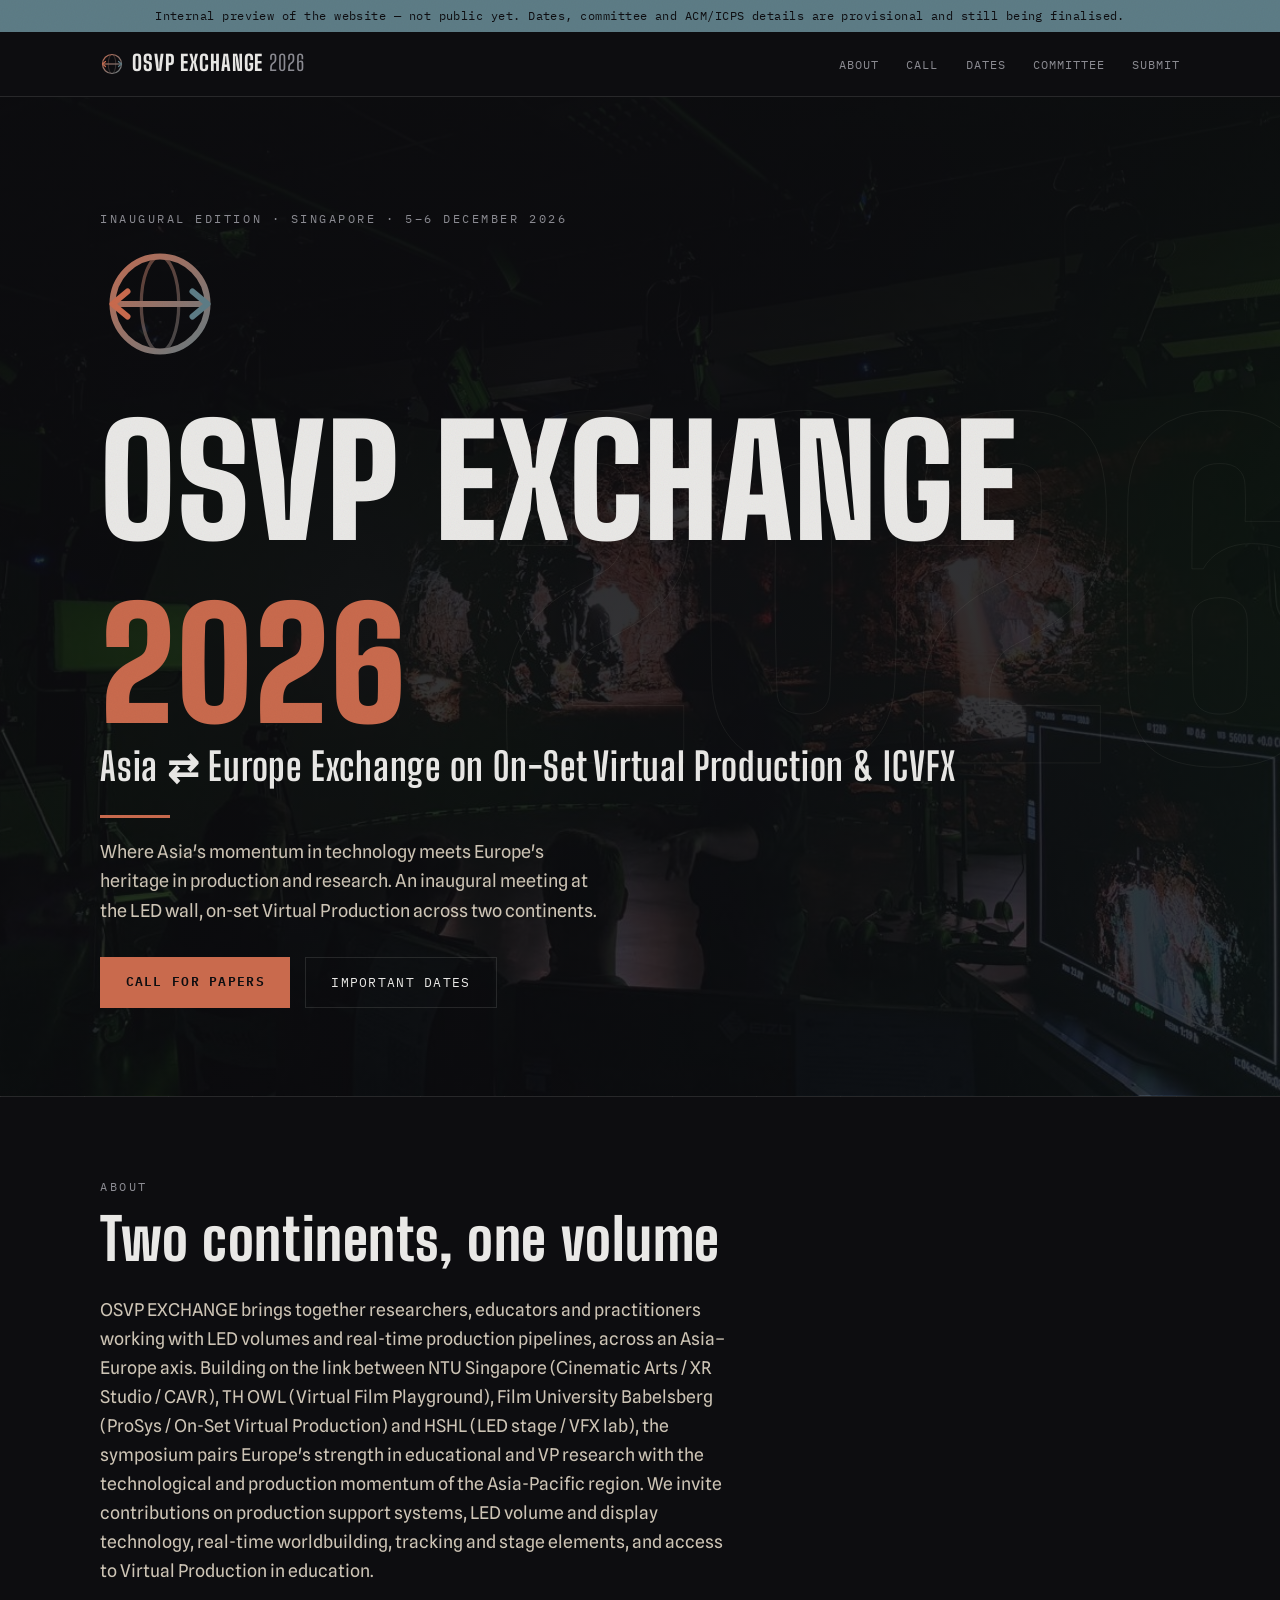
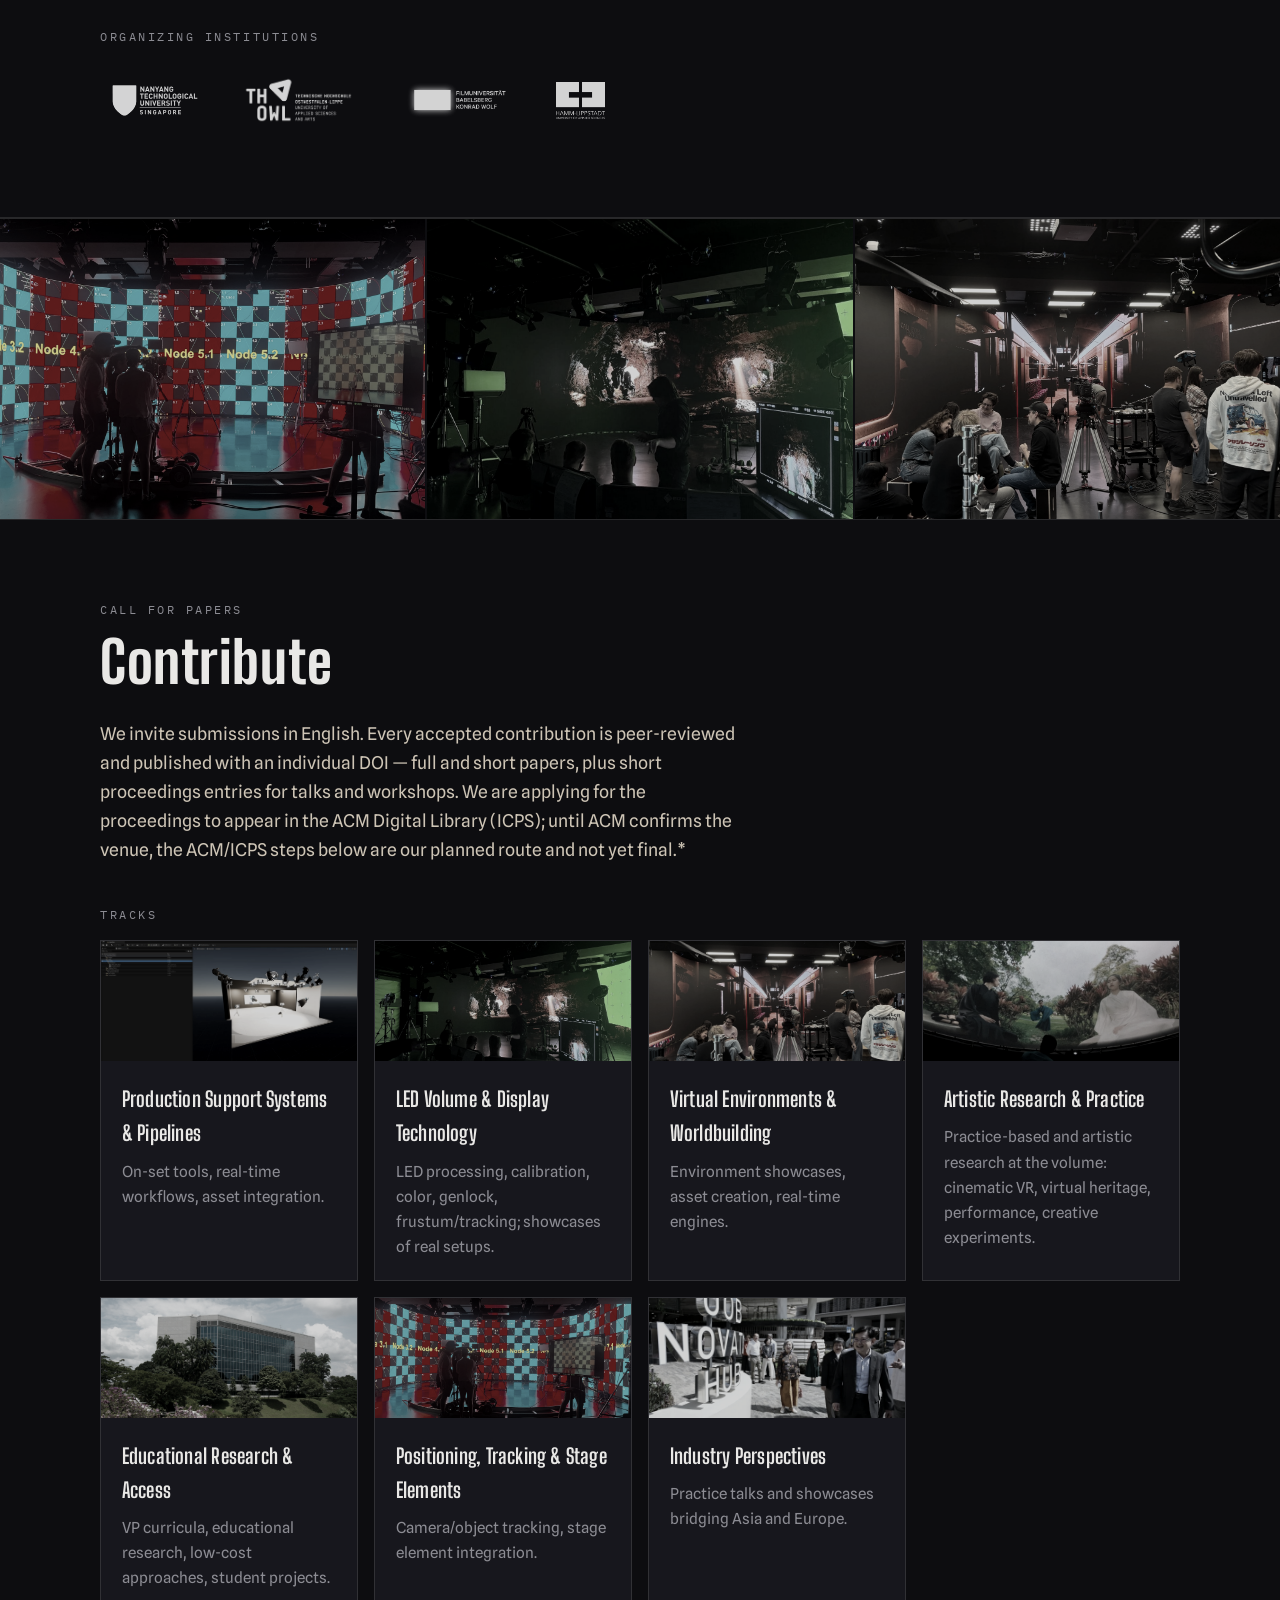
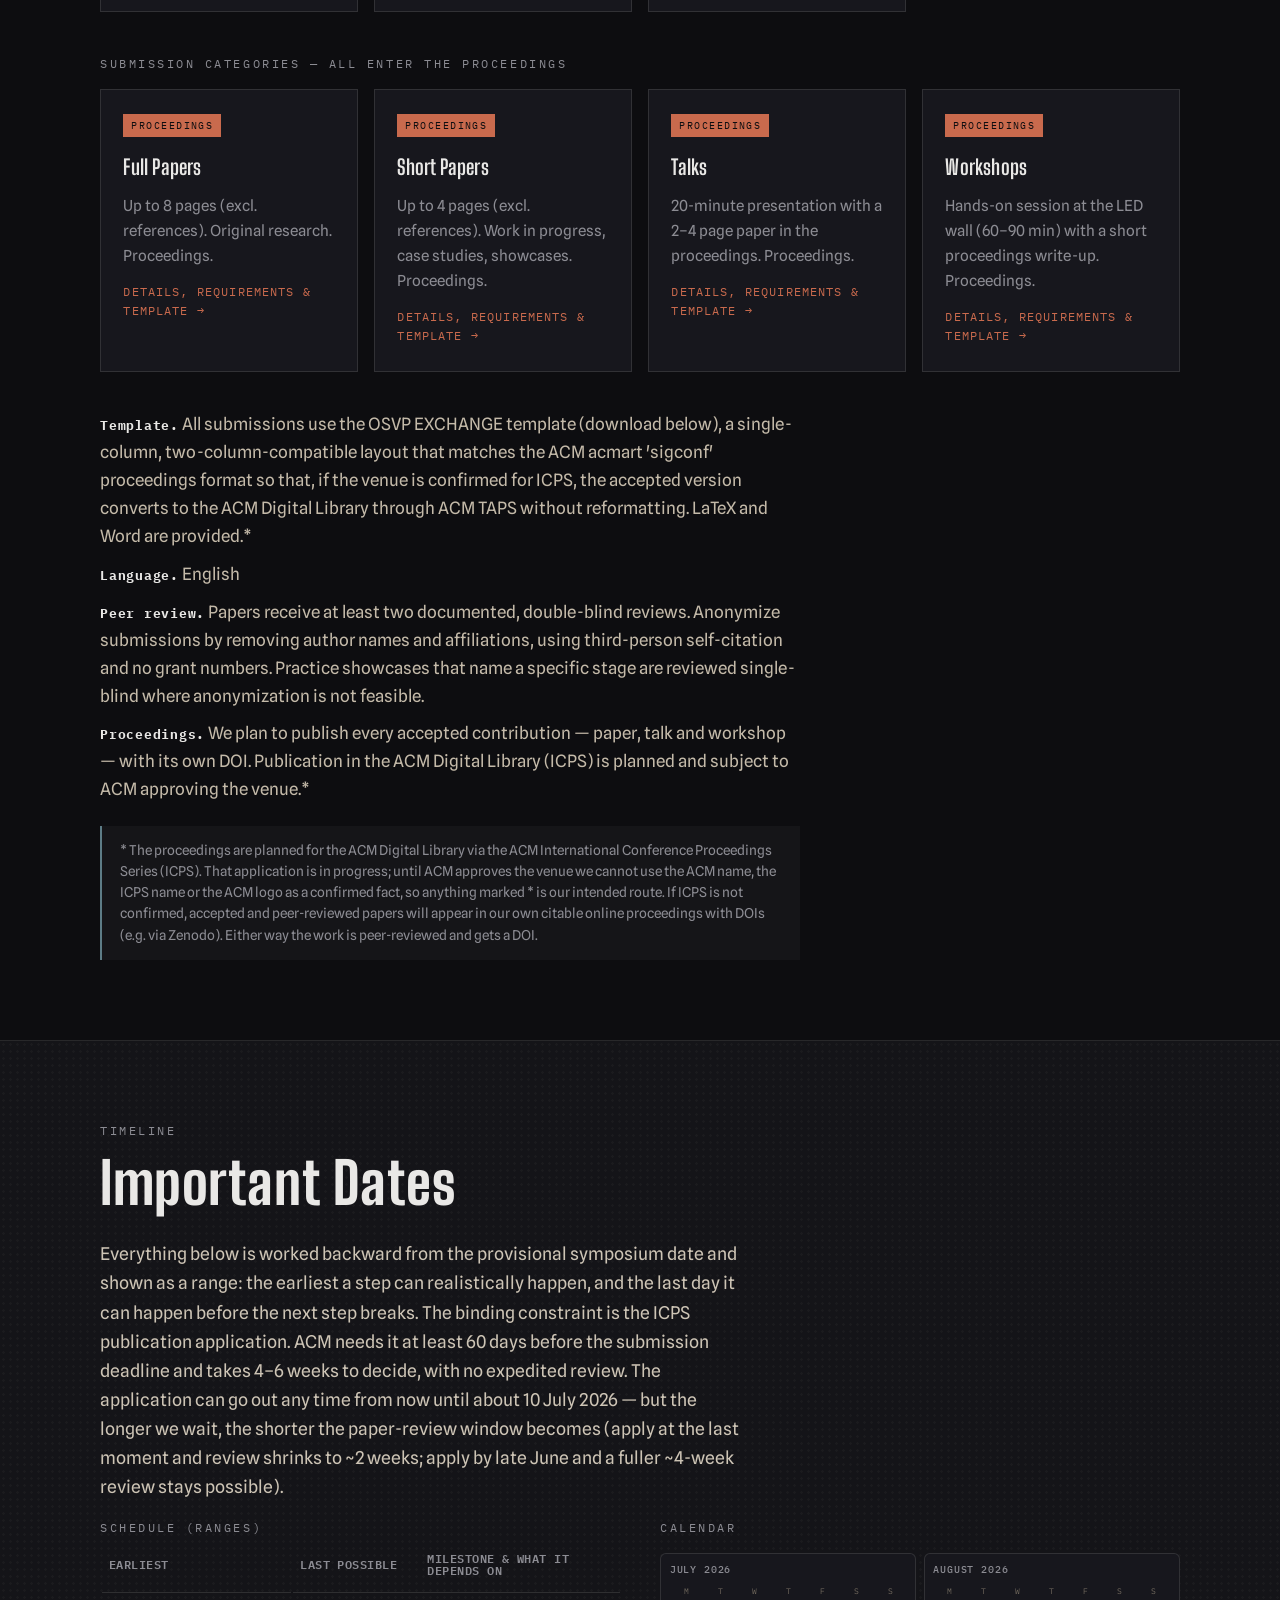
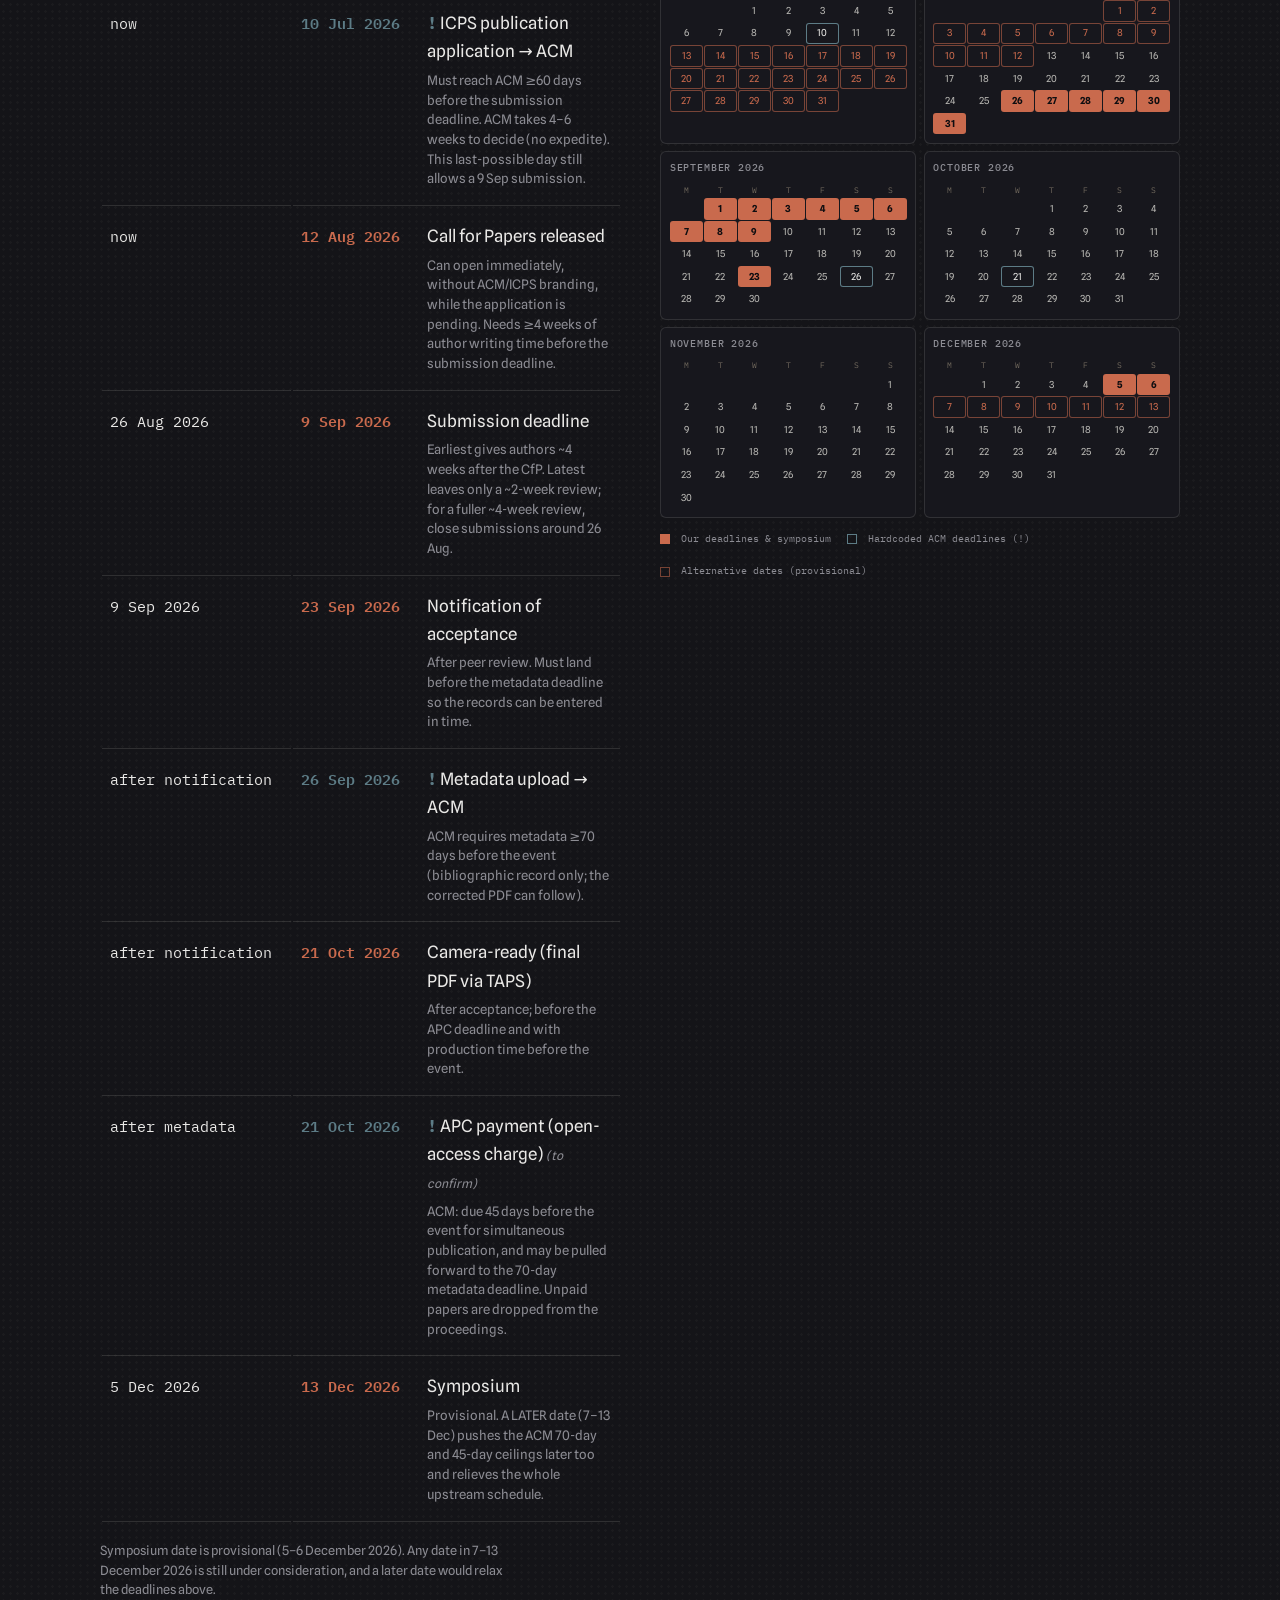
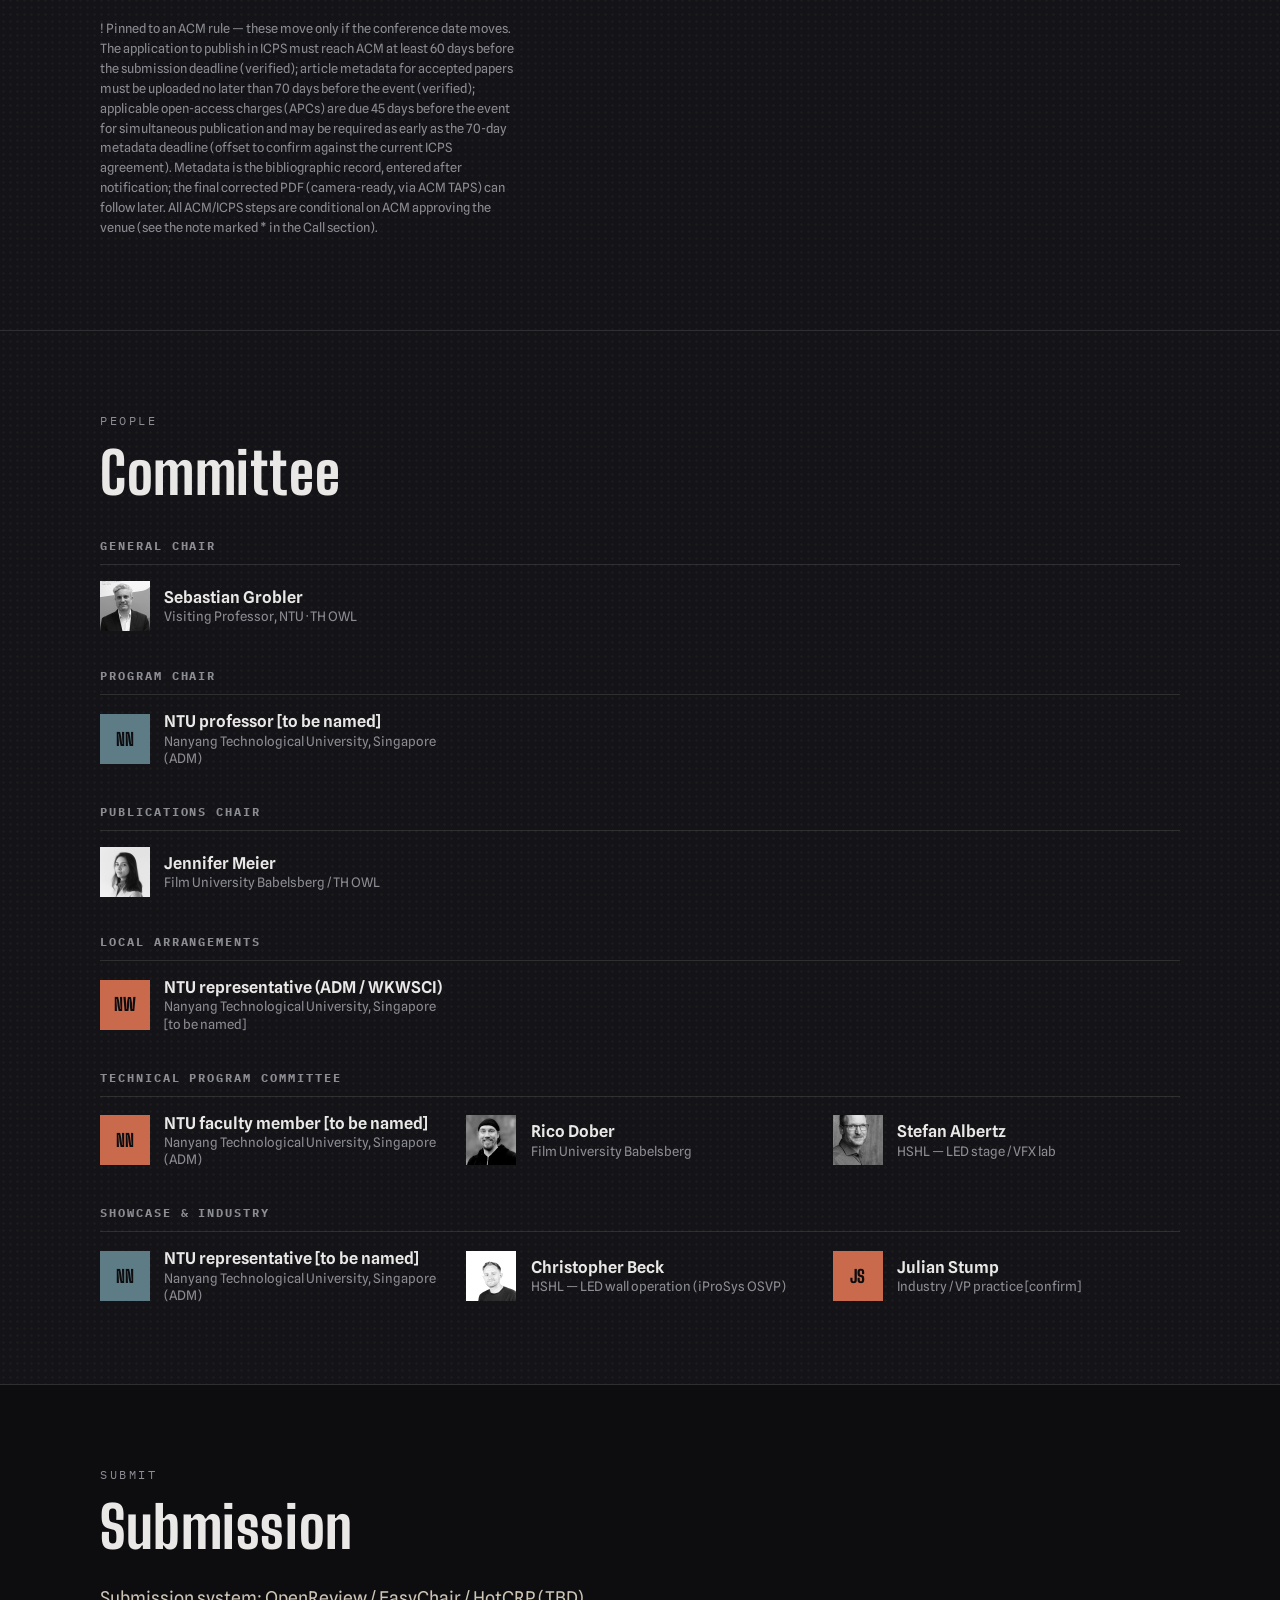
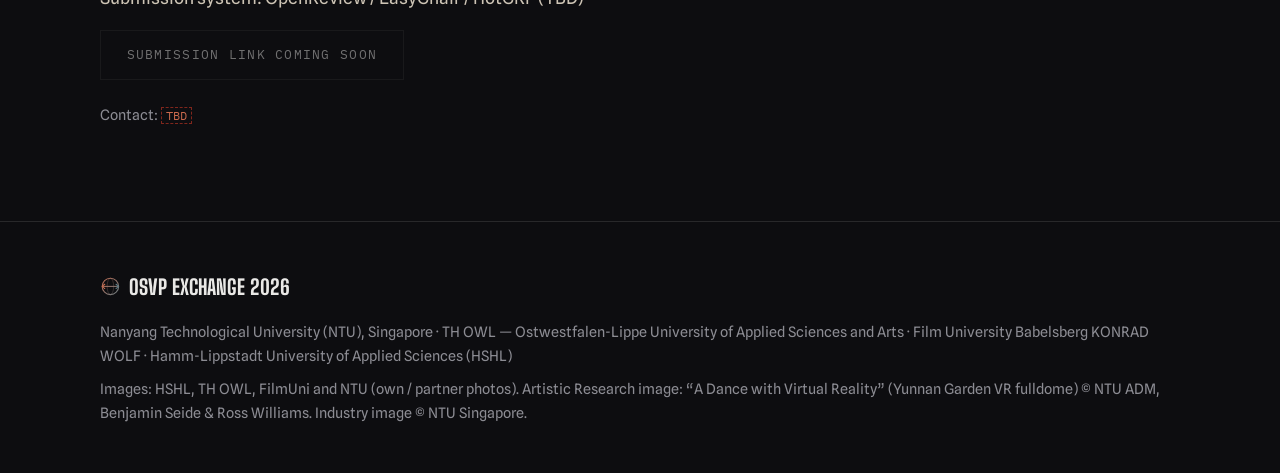
<file: index.html>
<!DOCTYPE html>
<html lang="en">
<head>
  <meta charset="utf-8">
  <meta name="viewport" content="width=device-width, initial-scale=1">
  <title>OSVP EXCHANGE 2026 — Asia ⇄ Europe Exchange on On-Set Virtual Production &amp; ICVFX</title>
  <meta name="description" content="OSVP EXCHANGE brings together researchers, educators and practitioners working with LED volumes and real-time production pipelines, across an Asia–Europe axis. ">
  <link rel="preconnect" href="https://fonts.googleapis.com">
  <link rel="preconnect" href="https://fonts.gstatic.com" crossorigin>
  <link href="https://fonts.googleapis.com/css2?family=Big+Shoulders+Display:wght@500;700;800;900&family=IBM+Plex+Mono:wght@400;500&family=Spline+Sans:wght@400;500;600&display=swap" rel="stylesheet">
  <link rel="stylesheet" href="style.css">
</head>
<body>
<div class="previewbar">Internal preview of the website — not public yet. Dates, committee and ACM/ICPS details are provisional and still being finalised.</div>
<nav class="bar">
  <div class="wrap">
    <a class="brand" href="#top"><svg class="mark" viewBox="0 0 48 48" aria-hidden="true" focusable="false">
  <defs><linearGradient id="ew" x1="0" y1="0" x2="48" y2="48" gradientUnits="userSpaceOnUse">
    <stop offset="0" stop-color="var(--east)"/><stop offset="1" stop-color="var(--west)"/>
  </linearGradient></defs>
  <circle cx="24" cy="24" r="19" fill="none" stroke="url(#ew)" stroke-width="2.4"/>
  <ellipse cx="24" cy="24" rx="7.5" ry="19" fill="none" stroke="url(#ew)" stroke-width="1.3" opacity=".55"/>
  <line x1="5" y1="24" x2="43" y2="24" stroke="url(#ew)" stroke-width="2.4"/>
  <path d="M11 19 L5 24 L11 29" fill="none" stroke="var(--east)" stroke-width="2.4" stroke-linecap="round" stroke-linejoin="round"/>
  <path d="M37 19 L43 24 L37 29" fill="none" stroke="var(--west)" stroke-width="2.4" stroke-linecap="round" stroke-linejoin="round"/>
</svg><span>OSVP EXCHANGE <em>2026</em></span></a>
    <div class="links"><a href="#scope">About</a><a href="#cfp">Call</a><a href="#dates">Dates</a><a href="#committee">Committee</a><a href="#submission">Submit</a></div>
  </div>
</nav>
<header class="hero" id="top">
  <div class="bgyear" aria-hidden="true">2026</div>
  <div class="wrap">
    <p class="kicker">Inaugural Edition · Singapore · 5–6 December 2026</p>
    <h1 class="logo"><svg class="mark" viewBox="0 0 48 48" aria-hidden="true" focusable="false">
  <defs><linearGradient id="ew" x1="0" y1="0" x2="48" y2="48" gradientUnits="userSpaceOnUse">
    <stop offset="0" stop-color="var(--east)"/><stop offset="1" stop-color="var(--west)"/>
  </linearGradient></defs>
  <circle cx="24" cy="24" r="19" fill="none" stroke="url(#ew)" stroke-width="2.4"/>
  <ellipse cx="24" cy="24" rx="7.5" ry="19" fill="none" stroke="url(#ew)" stroke-width="1.3" opacity=".55"/>
  <line x1="5" y1="24" x2="43" y2="24" stroke="url(#ew)" stroke-width="2.4"/>
  <path d="M11 19 L5 24 L11 29" fill="none" stroke="var(--east)" stroke-width="2.4" stroke-linecap="round" stroke-linejoin="round"/>
  <path d="M37 19 L43 24 L37 29" fill="none" stroke="var(--west)" stroke-width="2.4" stroke-linecap="round" stroke-linejoin="round"/>
</svg><span class="word">OSVP EXCHANGE</span><span class="yr">2026</span></h1>
    <p class="subtitle">Asia ⇄ Europe Exchange on On-Set Virtual Production &amp; ICVFX</p>
    <p class="tagline">Where Asia&#x27;s momentum in technology meets Europe&#x27;s heritage in production and research. An inaugural meeting at the LED wall, on-set Virtual Production across two continents.
</p>
    <div class="cta"><a class="btn primary" href="#cfp">Call for Papers</a><a class="btn ghost" href="#dates">Important Dates</a></div>
  </div>
</header>
<section id="scope">
  <div class="wrap">
    <p class="kicker">About</p>
    <h2>Two continents, one volume</h2>
    <p class="lead">OSVP EXCHANGE brings together researchers, educators and practitioners working with LED volumes and real-time production pipelines, across an Asia–Europe axis. Building on the link between NTU Singapore (Cinematic Arts / XR Studio / CAVR), TH OWL (Virtual Film Playground), Film University Babelsberg (ProSys / On-Set Virtual Production) and HSHL (LED stage / VFX lab), the symposium pairs Europe&#x27;s strength in educational and VP research with the technological and production momentum of the Asia-Pacific region. We invite contributions on production support systems, LED volume and display technology, real-time worldbuilding, tracking and stage elements, and access to Virtual Production in education.
</p>
    <p class="kicker mt">Organizing institutions</p>
    <div class="plogos"><a href="https://www.ntu.edu.sg/adm" target="_blank" rel="noopener"><span class="plogobox" style="--lh:1.6" title="Nanyang Technological University (NTU), Singapore"><img class="plogo inv" src="assets/logos/ntu.svg" alt="Nanyang Technological University (NTU), Singapore" loading="lazy"></span></a><a href="https://www.th-owl.de/medienproduktion/" target="_blank" rel="noopener"><span class="plogobox" title="TH OWL — Ostwestfalen-Lippe University of Applied Sciences and Arts"><img class="plogo inv" src="assets/logos/thowl.png" alt="TH OWL — Ostwestfalen-Lippe University of Applied Sciences and Arts" loading="lazy"></span></a><a href="https://www.filmuniversitaet.de/" target="_blank" rel="noopener"><span class="plogobox" title="Film University Babelsberg KONRAD WOLF"><img class="plogo" src="assets/logos/filmuni.png" alt="Film University Babelsberg KONRAD WOLF" loading="lazy"></span></a><a href="https://www.hshl.de/" target="_blank" rel="noopener"><span class="plogobox" style="--lh:0.8" title="Hamm-Lippstadt University of Applied Sciences (HSHL)"><img class="plogo" src="assets/logos/hshl.png" alt="Hamm-Lippstadt University of Applied Sciences (HSHL)" loading="lazy"></span></a></div>
  </div>
</section>
<div class="band"><figure><img src="assets/band-1.jpg" alt="On set · HSHL" loading="lazy"></figure><figure><img src="assets/band-2.jpg" alt="LED volume · TH OWL" loading="lazy"></figure><figure><img src="assets/band-3.jpg" alt="Pipeline · FilmUni" loading="lazy"></figure></div>
<section id="cfp">
  <div class="wrap">
    <p class="kicker">Call for Papers</p>
    <h2>Contribute</h2>
    <p class="lead">We invite submissions in English. Every accepted contribution is peer-reviewed and published with an individual DOI — full and short papers, plus short proceedings entries for talks and workshops. We are applying for the proceedings to appear in the ACM Digital Library (ICPS); until ACM confirms the venue, the ACM/ICPS steps below are our planned route and not yet final.*
</p>
    <p class="kicker mt">Tracks</p>
    <div class="cards"><div class="card trk"><div class="thumb" style="background-image:url('assets/cat-environments.jpg')"></div><div class="cardbody"><h3>Production Support Systems &amp; Pipelines</h3><p>On-set tools, real-time workflows, asset integration.</p></div></div><div class="card trk"><div class="thumb" style="background-image:url('assets/cat-led-volume.jpg')"></div><div class="cardbody"><h3>LED Volume &amp; Display Technology</h3><p>LED processing, calibration, color, genlock, frustum/tracking; showcases of real setups.</p></div></div><div class="card trk"><div class="thumb" style="background-image:url('assets/track-volume.jpg')"></div><div class="cardbody"><h3>Virtual Environments &amp; Worldbuilding</h3><p>Environment showcases, asset creation, real-time engines.</p></div></div><div class="card trk"><div class="thumb" style="background-image:url('assets/cat-artistic.jpg')"></div><div class="cardbody"><h3>Artistic Research &amp; Practice</h3><p>Practice-based and artistic research at the volume: cinematic VR, virtual heritage, performance, creative experiments.</p></div></div><div class="card trk"><div class="thumb" style="background-image:url('assets/cat-education.jpg')"></div><div class="cardbody"><h3>Educational Research &amp; Access</h3><p>VP curricula, educational research, low-cost approaches, student projects.</p></div></div><div class="card trk"><div class="thumb" style="background-image:url('assets/cat-tracking.jpg')"></div><div class="cardbody"><h3>Positioning, Tracking &amp; Stage Elements</h3><p>Camera/object tracking, stage element integration.</p></div></div><div class="card trk"><div class="thumb" style="background-image:url('assets/cat-industry.jpg')"></div><div class="cardbody"><h3>Industry Perspectives</h3><p>Practice talks and showcases bridging Asia and Europe.</p></div></div></div>
    <p class="kicker mt">Submission categories — all enter the proceedings</p>
    <div class="cards fmts"><a class="card fmt" href="full-paper.html"><div class="cardbody"><span class="tag">Proceedings</span><h3>Full Papers</h3><p>Up to 8 pages (excl. references). Original research. Proceedings.</p><span class="more">Details, requirements &amp; template →</span></div></a><a class="card fmt" href="short-paper.html"><div class="cardbody"><span class="tag">Proceedings</span><h3>Short Papers</h3><p>Up to 4 pages (excl. references). Work in progress, case studies, showcases. Proceedings.</p><span class="more">Details, requirements &amp; template →</span></div></a><a class="card fmt" href="talk.html"><div class="cardbody"><span class="tag">Proceedings</span><h3>Talks</h3><p>20-minute presentation with a 2–4 page paper in the proceedings. Proceedings.</p><span class="more">Details, requirements &amp; template →</span></div></a><a class="card fmt" href="workshop.html"><div class="cardbody"><span class="tag">Proceedings</span><h3>Workshops</h3><p>Hands-on session at the LED wall (60–90 min) with a short proceedings write-up. Proceedings.</p><span class="more">Details, requirements &amp; template →</span></div></a></div>
    <div class="notes">
      <p><strong>Template.</strong> All submissions use the OSVP EXCHANGE template (download below), a single-column, two-column-compatible layout that matches the ACM acmart &#x27;sigconf&#x27; proceedings format so that, if the venue is confirmed for ICPS, the accepted version converts to the ACM Digital Library through ACM TAPS without reformatting. LaTeX and Word are provided.*
</p>
      <p><strong>Language.</strong> English</p>
      <p><strong>Peer review.</strong> Papers receive at least two documented, double-blind reviews. Anonymize submissions by removing author names and affiliations, using third-person self-citation and no grant numbers. Practice showcases that name a specific stage are reviewed single-blind where anonymization is not feasible.
</p>
      <p><strong>Proceedings.</strong> We plan to publish every accepted contribution — paper, talk and workshop — with its own DOI. Publication in the ACM Digital Library (ICPS) is planned and subject to ACM approving the venue.*</p>
      <p class="provisional">* The proceedings are planned for the ACM Digital Library via the ACM International Conference Proceedings Series (ICPS). That application is in progress; until ACM approves the venue we cannot use the ACM name, the ICPS name or the ACM logo as a confirmed fact, so anything marked * is our intended route. If ICPS is not confirmed, accepted and peer-reviewed papers will appear in our own citable online proceedings with DOIs (e.g. via Zenodo). Either way the work is peer-reviewed and gets a DOI.
</p>
    </div>
  </div>
</section>
<section id="dates" class="alt">
  <div class="wrap">
    <p class="kicker">Timeline</p>
    <h2>Important Dates</h2>
    <p class="lead">Everything below is worked backward from the provisional symposium date and shown as a range: the earliest a step can realistically happen, and the last day it can happen before the next step breaks. The binding constraint is the ICPS publication application. ACM needs it at least 60 days before the submission deadline and takes 4–6 weeks to decide, with no expedited review. The application can go out any time from now until about 10 July 2026 — but the longer we wait, the shorter the paper-review window becomes (apply at the last moment and review shrinks to ~2 weeks; apply by late June and a fuller ~4-week review stays possible).
</p>
    <div class="datesgrid">
      <div class="dcol"><p class="kicker">Schedule (ranges)</p><table class="dates ranges"><thead><tr><th>Earliest</th><th>Last possible</th><th>Milestone &amp; what it depends on</th></tr></thead><tbody><tr class="hardrow"><td class="dt early">now</td><td class="dt late">10 Jul 2026</td><td class="ms"><span class="hardmark" title="Pinned to an ACM rule">!</span> ICPS publication application → ACM<span class="dep">Must reach ACM ≥60 days before the submission deadline. ACM takes 4–6 weeks to decide (no expedite). This last-possible day still allows a 9 Sep submission.</span></td></tr><tr><td class="dt early">now</td><td class="dt late">12 Aug 2026</td><td class="ms">Call for Papers released<span class="dep">Can open immediately, without ACM/ICPS branding, while the application is pending. Needs ≥4 weeks of author writing time before the submission deadline.</span></td></tr><tr><td class="dt early">26 Aug 2026</td><td class="dt late">9 Sep 2026</td><td class="ms">Submission deadline<span class="dep">Earliest gives authors ~4 weeks after the CfP. Latest leaves only a ~2-week review; for a fuller ~4-week review, close submissions around 26 Aug.</span></td></tr><tr><td class="dt early">9 Sep 2026</td><td class="dt late">23 Sep 2026</td><td class="ms">Notification of acceptance<span class="dep">After peer review. Must land before the metadata deadline so the records can be entered in time.</span></td></tr><tr class="hardrow"><td class="dt early">after notification</td><td class="dt late">26 Sep 2026</td><td class="ms"><span class="hardmark" title="Pinned to an ACM rule">!</span> Metadata upload → ACM<span class="dep">ACM requires metadata ≥70 days before the event (bibliographic record only; the corrected PDF can follow).</span></td></tr><tr><td class="dt early">after notification</td><td class="dt late">21 Oct 2026</td><td class="ms">Camera-ready (final PDF via TAPS)<span class="dep">After acceptance; before the APC deadline and with production time before the event.</span></td></tr><tr class="hardrow"><td class="dt early">after metadata</td><td class="dt late">21 Oct 2026</td><td class="ms"><span class="hardmark" title="Pinned to an ACM rule">!</span> APC payment (open-access charge) <span class="confirm" title="Exact ACM offset still to confirm">(to confirm)</span><span class="dep">ACM: due 45 days before the event for simultaneous publication, and may be pulled forward to the 70-day metadata deadline. Unpaid papers are dropped from the proceedings.</span></td></tr><tr><td class="dt early">5 Dec 2026</td><td class="dt late">13 Dec 2026</td><td class="ms">Symposium<span class="dep">Provisional. A LATER date (7–13 Dec) pushes the ACM 70-day and 45-day ceilings later too and relieves the whole upstream schedule.</span></td></tr></tbody></table><p class="fineprint datesnote">Symposium date is provisional (5–6 December 2026). Any date in 7–13 December 2026 is still under consideration, and a later date would relax the deadlines above.
</p><p class="fineprint datesnote">! Pinned to an ACM rule — these move only if the conference date moves. The application to publish in ICPS must reach ACM at least 60 days before the submission deadline (verified); article metadata for accepted papers must be uploaded no later than 70 days before the event (verified); applicable open-access charges (APCs) are due 45 days before the event for simultaneous publication and may be required as early as the 70-day metadata deadline (offset to confirm against the current ICPS agreement). Metadata is the bibliographic record, entered after notification; the final corrected PDF (camera-ready, via ACM TAPS) can follow later. All ACM/ICPS steps are conditional on ACM approving the venue (see the note marked * in the Call section).
</p></div>
      <div class="dcol"><p class="kicker">Calendar</p><div class="cal"><div class="calmonth"><div class="cmname">July 2026</div><div class="cgrid"><span class="cdow">M</span><span class="cdow">T</span><span class="cdow">W</span><span class="cdow">T</span><span class="cdow">F</span><span class="cdow">S</span><span class="cdow">S</span><span class="cday pad"></span><span class="cday pad"></span><span class="cday">1</span><span class="cday">2</span><span class="cday">3</span><span class="cday">4</span><span class="cday">5</span><span class="cday">6</span><span class="cday">7</span><span class="cday">8</span><span class="cday">9</span><span class="cday rel" data-tip="ICPS application — last day !" aria-label="ICPS application — last day !" tabindex="0">10</span><span class="cday">11</span><span class="cday">12</span><span class="cday alt" data-tip="CfP can open anywhere here (target 13 Jul)" aria-label="CfP can open anywhere here (target 13 Jul)" tabindex="0">13</span><span class="cday alt" data-tip="CfP can open anywhere here (target 13 Jul)" aria-label="CfP can open anywhere here (target 13 Jul)" tabindex="0">14</span><span class="cday alt" data-tip="CfP can open anywhere here (target 13 Jul)" aria-label="CfP can open anywhere here (target 13 Jul)" tabindex="0">15</span><span class="cday alt" data-tip="CfP can open anywhere here (target 13 Jul)" aria-label="CfP can open anywhere here (target 13 Jul)" tabindex="0">16</span><span class="cday alt" data-tip="CfP can open anywhere here (target 13 Jul)" aria-label="CfP can open anywhere here (target 13 Jul)" tabindex="0">17</span><span class="cday alt" data-tip="CfP can open anywhere here (target 13 Jul)" aria-label="CfP can open anywhere here (target 13 Jul)" tabindex="0">18</span><span class="cday alt" data-tip="CfP can open anywhere here (target 13 Jul)" aria-label="CfP can open anywhere here (target 13 Jul)" tabindex="0">19</span><span class="cday alt" data-tip="CfP can open anywhere here (target 13 Jul)" aria-label="CfP can open anywhere here (target 13 Jul)" tabindex="0">20</span><span class="cday alt" data-tip="CfP can open anywhere here (target 13 Jul)" aria-label="CfP can open anywhere here (target 13 Jul)" tabindex="0">21</span><span class="cday alt" data-tip="CfP can open anywhere here (target 13 Jul)" aria-label="CfP can open anywhere here (target 13 Jul)" tabindex="0">22</span><span class="cday alt" data-tip="CfP can open anywhere here (target 13 Jul)" aria-label="CfP can open anywhere here (target 13 Jul)" tabindex="0">23</span><span class="cday alt" data-tip="CfP can open anywhere here (target 13 Jul)" aria-label="CfP can open anywhere here (target 13 Jul)" tabindex="0">24</span><span class="cday alt" data-tip="CfP can open anywhere here (target 13 Jul)" aria-label="CfP can open anywhere here (target 13 Jul)" tabindex="0">25</span><span class="cday alt" data-tip="CfP can open anywhere here (target 13 Jul)" aria-label="CfP can open anywhere here (target 13 Jul)" tabindex="0">26</span><span class="cday alt" data-tip="CfP can open anywhere here (target 13 Jul)" aria-label="CfP can open anywhere here (target 13 Jul)" tabindex="0">27</span><span class="cday alt" data-tip="CfP can open anywhere here (target 13 Jul)" aria-label="CfP can open anywhere here (target 13 Jul)" tabindex="0">28</span><span class="cday alt" data-tip="CfP can open anywhere here (target 13 Jul)" aria-label="CfP can open anywhere here (target 13 Jul)" tabindex="0">29</span><span class="cday alt" data-tip="CfP can open anywhere here (target 13 Jul)" aria-label="CfP can open anywhere here (target 13 Jul)" tabindex="0">30</span><span class="cday alt" data-tip="CfP can open anywhere here (target 13 Jul)" aria-label="CfP can open anywhere here (target 13 Jul)" tabindex="0">31</span><span class="cday pad"></span><span class="cday pad"></span></div></div><div class="calmonth"><div class="cmname">August 2026</div><div class="cgrid"><span class="cdow">M</span><span class="cdow">T</span><span class="cdow">W</span><span class="cdow">T</span><span class="cdow">F</span><span class="cdow">S</span><span class="cdow">S</span><span class="cday pad"></span><span class="cday pad"></span><span class="cday pad"></span><span class="cday pad"></span><span class="cday pad"></span><span class="cday alt" data-tip="CfP can open anywhere here (target 13 Jul)" aria-label="CfP can open anywhere here (target 13 Jul)" tabindex="0">1</span><span class="cday alt" data-tip="CfP can open anywhere here (target 13 Jul)" aria-label="CfP can open anywhere here (target 13 Jul)" tabindex="0">2</span><span class="cday alt" data-tip="CfP can open anywhere here (target 13 Jul)" aria-label="CfP can open anywhere here (target 13 Jul)" tabindex="0">3</span><span class="cday alt" data-tip="CfP can open anywhere here (target 13 Jul)" aria-label="CfP can open anywhere here (target 13 Jul)" tabindex="0">4</span><span class="cday alt" data-tip="CfP can open anywhere here (target 13 Jul)" aria-label="CfP can open anywhere here (target 13 Jul)" tabindex="0">5</span><span class="cday alt" data-tip="CfP can open anywhere here (target 13 Jul)" aria-label="CfP can open anywhere here (target 13 Jul)" tabindex="0">6</span><span class="cday alt" data-tip="CfP can open anywhere here (target 13 Jul)" aria-label="CfP can open anywhere here (target 13 Jul)" tabindex="0">7</span><span class="cday alt" data-tip="CfP can open anywhere here (target 13 Jul)" aria-label="CfP can open anywhere here (target 13 Jul)" tabindex="0">8</span><span class="cday alt" data-tip="CfP can open anywhere here (target 13 Jul)" aria-label="CfP can open anywhere here (target 13 Jul)" tabindex="0">9</span><span class="cday alt" data-tip="CfP can open anywhere here (target 13 Jul)" aria-label="CfP can open anywhere here (target 13 Jul)" tabindex="0">10</span><span class="cday alt" data-tip="CfP can open anywhere here (target 13 Jul)" aria-label="CfP can open anywhere here (target 13 Jul)" tabindex="0">11</span><span class="cday alt" data-tip="CfP can open anywhere here (target 13 Jul)" aria-label="CfP can open anywhere here (target 13 Jul)" tabindex="0">12</span><span class="cday">13</span><span class="cday">14</span><span class="cday">15</span><span class="cday">16</span><span class="cday">17</span><span class="cday">18</span><span class="cday">19</span><span class="cday">20</span><span class="cday">21</span><span class="cday">22</span><span class="cday">23</span><span class="cday">24</span><span class="cday">25</span><span class="cday hot" data-tip="Submission window — close anywhere here (later = shorter review)" aria-label="Submission window — close anywhere here (later = shorter review)" tabindex="0">26</span><span class="cday hot" data-tip="Submission window — close anywhere here (later = shorter review)" aria-label="Submission window — close anywhere here (later = shorter review)" tabindex="0">27</span><span class="cday hot" data-tip="Submission window — close anywhere here (later = shorter review)" aria-label="Submission window — close anywhere here (later = shorter review)" tabindex="0">28</span><span class="cday hot" data-tip="Submission window — close anywhere here (later = shorter review)" aria-label="Submission window — close anywhere here (later = shorter review)" tabindex="0">29</span><span class="cday hot" data-tip="Submission window — close anywhere here (later = shorter review)" aria-label="Submission window — close anywhere here (later = shorter review)" tabindex="0">30</span><span class="cday hot" data-tip="Submission window — close anywhere here (later = shorter review)" aria-label="Submission window — close anywhere here (later = shorter review)" tabindex="0">31</span><span class="cday pad"></span><span class="cday pad"></span><span class="cday pad"></span><span class="cday pad"></span><span class="cday pad"></span><span class="cday pad"></span></div></div><div class="calmonth"><div class="cmname">September 2026</div><div class="cgrid"><span class="cdow">M</span><span class="cdow">T</span><span class="cdow">W</span><span class="cdow">T</span><span class="cdow">F</span><span class="cdow">S</span><span class="cdow">S</span><span class="cday pad"></span><span class="cday hot" data-tip="Submission window — close anywhere here (later = shorter review)" aria-label="Submission window — close anywhere here (later = shorter review)" tabindex="0">1</span><span class="cday hot" data-tip="Submission window — close anywhere here (later = shorter review)" aria-label="Submission window — close anywhere here (later = shorter review)" tabindex="0">2</span><span class="cday hot" data-tip="Submission window — close anywhere here (later = shorter review)" aria-label="Submission window — close anywhere here (later = shorter review)" tabindex="0">3</span><span class="cday hot" data-tip="Submission window — close anywhere here (later = shorter review)" aria-label="Submission window — close anywhere here (later = shorter review)" tabindex="0">4</span><span class="cday hot" data-tip="Submission window — close anywhere here (later = shorter review)" aria-label="Submission window — close anywhere here (later = shorter review)" tabindex="0">5</span><span class="cday hot" data-tip="Submission window — close anywhere here (later = shorter review)" aria-label="Submission window — close anywhere here (later = shorter review)" tabindex="0">6</span><span class="cday hot" data-tip="Submission window — close anywhere here (later = shorter review)" aria-label="Submission window — close anywhere here (later = shorter review)" tabindex="0">7</span><span class="cday hot" data-tip="Submission window — close anywhere here (later = shorter review)" aria-label="Submission window — close anywhere here (later = shorter review)" tabindex="0">8</span><span class="cday hot" data-tip="Submission window — close anywhere here (later = shorter review)" aria-label="Submission window — close anywhere here (later = shorter review)" tabindex="0">9</span><span class="cday">10</span><span class="cday">11</span><span class="cday">12</span><span class="cday">13</span><span class="cday">14</span><span class="cday">15</span><span class="cday">16</span><span class="cday">17</span><span class="cday">18</span><span class="cday">19</span><span class="cday">20</span><span class="cday">21</span><span class="cday">22</span><span class="cday hot" data-tip="Notification of acceptance" aria-label="Notification of acceptance" tabindex="0">23</span><span class="cday">24</span><span class="cday">25</span><span class="cday rel" data-tip="Metadata upload to ACM !" aria-label="Metadata upload to ACM !" tabindex="0">26</span><span class="cday">27</span><span class="cday">28</span><span class="cday">29</span><span class="cday">30</span><span class="cday pad"></span><span class="cday pad"></span><span class="cday pad"></span><span class="cday pad"></span></div></div><div class="calmonth"><div class="cmname">October 2026</div><div class="cgrid"><span class="cdow">M</span><span class="cdow">T</span><span class="cdow">W</span><span class="cdow">T</span><span class="cdow">F</span><span class="cdow">S</span><span class="cdow">S</span><span class="cday pad"></span><span class="cday pad"></span><span class="cday pad"></span><span class="cday">1</span><span class="cday">2</span><span class="cday">3</span><span class="cday">4</span><span class="cday">5</span><span class="cday">6</span><span class="cday">7</span><span class="cday">8</span><span class="cday">9</span><span class="cday">10</span><span class="cday">11</span><span class="cday">12</span><span class="cday">13</span><span class="cday">14</span><span class="cday">15</span><span class="cday">16</span><span class="cday">17</span><span class="cday">18</span><span class="cday">19</span><span class="cday">20</span><span class="cday rel" data-tip="Camera-ready + APC due !" aria-label="Camera-ready + APC due !" tabindex="0">21</span><span class="cday">22</span><span class="cday">23</span><span class="cday">24</span><span class="cday">25</span><span class="cday">26</span><span class="cday">27</span><span class="cday">28</span><span class="cday">29</span><span class="cday">30</span><span class="cday">31</span><span class="cday pad"></span></div></div><div class="calmonth"><div class="cmname">November 2026</div><div class="cgrid"><span class="cdow">M</span><span class="cdow">T</span><span class="cdow">W</span><span class="cdow">T</span><span class="cdow">F</span><span class="cdow">S</span><span class="cdow">S</span><span class="cday pad"></span><span class="cday pad"></span><span class="cday pad"></span><span class="cday pad"></span><span class="cday pad"></span><span class="cday pad"></span><span class="cday">1</span><span class="cday">2</span><span class="cday">3</span><span class="cday">4</span><span class="cday">5</span><span class="cday">6</span><span class="cday">7</span><span class="cday">8</span><span class="cday">9</span><span class="cday">10</span><span class="cday">11</span><span class="cday">12</span><span class="cday">13</span><span class="cday">14</span><span class="cday">15</span><span class="cday">16</span><span class="cday">17</span><span class="cday">18</span><span class="cday">19</span><span class="cday">20</span><span class="cday">21</span><span class="cday">22</span><span class="cday">23</span><span class="cday">24</span><span class="cday">25</span><span class="cday">26</span><span class="cday">27</span><span class="cday">28</span><span class="cday">29</span><span class="cday">30</span><span class="cday pad"></span><span class="cday pad"></span><span class="cday pad"></span><span class="cday pad"></span><span class="cday pad"></span><span class="cday pad"></span></div></div><div class="calmonth"><div class="cmname">December 2026</div><div class="cgrid"><span class="cdow">M</span><span class="cdow">T</span><span class="cdow">W</span><span class="cdow">T</span><span class="cdow">F</span><span class="cdow">S</span><span class="cdow">S</span><span class="cday pad"></span><span class="cday">1</span><span class="cday">2</span><span class="cday">3</span><span class="cday">4</span><span class="cday hot" data-tip="OSVP EXCHANGE symposium (provisional)" aria-label="OSVP EXCHANGE symposium (provisional)" tabindex="0">5</span><span class="cday hot" data-tip="OSVP EXCHANGE symposium (provisional)" aria-label="OSVP EXCHANGE symposium (provisional)" tabindex="0">6</span><span class="cday alt" data-tip="Alternative date (provisional)" aria-label="Alternative date (provisional)" tabindex="0">7</span><span class="cday alt" data-tip="Alternative date (provisional)" aria-label="Alternative date (provisional)" tabindex="0">8</span><span class="cday alt" data-tip="Alternative date (provisional)" aria-label="Alternative date (provisional)" tabindex="0">9</span><span class="cday alt" data-tip="Alternative date (provisional)" aria-label="Alternative date (provisional)" tabindex="0">10</span><span class="cday alt" data-tip="Alternative date (provisional)" aria-label="Alternative date (provisional)" tabindex="0">11</span><span class="cday alt" data-tip="Alternative date (provisional)" aria-label="Alternative date (provisional)" tabindex="0">12</span><span class="cday alt" data-tip="Alternative date (provisional)" aria-label="Alternative date (provisional)" tabindex="0">13</span><span class="cday">14</span><span class="cday">15</span><span class="cday">16</span><span class="cday">17</span><span class="cday">18</span><span class="cday">19</span><span class="cday">20</span><span class="cday">21</span><span class="cday">22</span><span class="cday">23</span><span class="cday">24</span><span class="cday">25</span><span class="cday">26</span><span class="cday">27</span><span class="cday">28</span><span class="cday">29</span><span class="cday">30</span><span class="cday">31</span><span class="cday pad"></span><span class="cday pad"></span><span class="cday pad"></span></div></div></div><div class="callegend"><span><i class="lg hot"></i> Our deadlines &amp; symposium</span><span><i class="lg rel"></i> Hardcoded ACM deadlines (!)</span><span><i class="lg alt"></i> Alternative dates (provisional)</span></div></div>
    </div>
  </div>
</section>
<section id="committee" class="alt">
  <div class="wrap">
    <p class="kicker">People</p>
    <h2>Committee</h2>
    <div class="committee-group"><h3>General Chair</h3><div class="people"><div class="person"><span class="avatar photo"><img src="assets/people/grobler.jpg" alt="" loading="lazy"></span><span class="pinfo"><a class="name" href="https://www.th-owl.de/medienproduktion/fachbereich/team/sebastian-grobler/" target="_blank" rel="noopener">Sebastian Grobler</a><span class="aff">Visiting Professor, NTU · TH OWL</span></span></div></div></div>
    <div class="committee-group"><h3>Program Chair</h3><div class="people"><div class="person"><span class="avatar west" aria-hidden="true">NN</span><span class="pinfo"><a class="name" href="https://www.ntu.edu.sg/adm" target="_blank" rel="noopener">NTU professor [to be named]</a><span class="aff">Nanyang Technological University, Singapore (ADM)</span></span></div></div></div>
    <div class="committee-group"><h3>Publications Chair</h3><div class="people"><div class="person"><span class="avatar photo"><img src="assets/people/meier.jpg" alt="" loading="lazy"></span><span class="pinfo"><a class="name" href="https://www.th-owl.de/medienproduktion/fachbereich/team/jennifer-meier/" target="_blank" rel="noopener">Jennifer Meier</a><span class="aff">Film University Babelsberg / TH OWL</span></span></div></div></div>
    <div class="committee-group"><h3>Local Arrangements</h3><div class="people"><div class="person"><span class="avatar east" aria-hidden="true">NW</span><span class="pinfo"><a class="name" href="https://www.ntu.edu.sg/adm" target="_blank" rel="noopener">NTU representative (ADM / WKWSCI)</a><span class="aff">Nanyang Technological University, Singapore [to be named]</span></span></div></div></div>
    <div class="committee-group"><h3>Technical Program Committee</h3><div class="people"><div class="person"><span class="avatar east" aria-hidden="true">NN</span><span class="pinfo"><a class="name" href="https://www.ntu.edu.sg/adm" target="_blank" rel="noopener">NTU faculty member [to be named]</a><span class="aff">Nanyang Technological University, Singapore (ADM)</span></span></div><div class="person"><span class="avatar photo"><img src="assets/people/dober.jpg" alt="" loading="lazy"></span><span class="pinfo"><a class="name" href="https://www.filmuniversitaet.de/en/portrait/person/rico-dober" target="_blank" rel="noopener">Rico Dober</a><span class="aff">Film University Babelsberg</span></span></div><div class="person"><span class="avatar photo"><img src="assets/people/albertz.jpg" alt="" loading="lazy"></span><span class="pinfo"><a class="name" href="https://www.hshl.de/personen/prof-stefan-albertz" target="_blank" rel="noopener">Stefan Albertz</a><span class="aff">HSHL — LED stage / VFX lab</span></span></div></div></div>
    <div class="committee-group"><h3>Showcase &amp; Industry</h3><div class="people"><div class="person"><span class="avatar west" aria-hidden="true">NN</span><span class="pinfo"><a class="name" href="https://www.ntu.edu.sg/adm" target="_blank" rel="noopener">NTU representative [to be named]</a><span class="aff">Nanyang Technological University, Singapore (ADM)</span></span></div><div class="person"><span class="avatar photo"><img src="assets/people/beck.jpg" alt="" loading="lazy"></span><span class="pinfo"><a class="name" href="https://www.hshl.de/hochschule-hamm-lippstadt/organisation/departments/department-lippstadt2/wissenschaftliche-mitarbeitende-lippstadt2/" target="_blank" rel="noopener">Christopher Beck</a><span class="aff">HSHL — LED wall operation (iProSys OSVP)</span></span></div><div class="person"><span class="avatar east" aria-hidden="true">JS</span><span class="pinfo"><span class="name">Julian Stump</span><span class="aff">Industry / VP practice [confirm]</span></span></div></div></div>
  </div>
</section>
<section id="submission">
  <div class="wrap">
    <p class="kicker">Submit</p>
    <h2>Submission</h2>
    <p class="lead">Submission system: OpenReview / EasyChair / HotCRP (TBD)</p>
    <div class="cta"><a class="btn ghost disabled">Submission link coming soon</a></div>
    <p class="fineprint mt">Contact: <span class="tbd">TBD</span></p>
  </div>
</section>
<footer>
  <div class="wrap">
    <div class="flogo"><svg class="mark" viewBox="0 0 48 48" aria-hidden="true" focusable="false">
  <defs><linearGradient id="ew" x1="0" y1="0" x2="48" y2="48" gradientUnits="userSpaceOnUse">
    <stop offset="0" stop-color="var(--east)"/><stop offset="1" stop-color="var(--west)"/>
  </linearGradient></defs>
  <circle cx="24" cy="24" r="19" fill="none" stroke="url(#ew)" stroke-width="2.4"/>
  <ellipse cx="24" cy="24" rx="7.5" ry="19" fill="none" stroke="url(#ew)" stroke-width="1.3" opacity=".55"/>
  <line x1="5" y1="24" x2="43" y2="24" stroke="url(#ew)" stroke-width="2.4"/>
  <path d="M11 19 L5 24 L11 29" fill="none" stroke="var(--east)" stroke-width="2.4" stroke-linecap="round" stroke-linejoin="round"/>
  <path d="M37 19 L43 24 L37 29" fill="none" stroke="var(--west)" stroke-width="2.4" stroke-linecap="round" stroke-linejoin="round"/>
</svg><span>OSVP EXCHANGE 2026</span></div>
    <div class="organizers"><a href="https://www.ntu.edu.sg/adm" target="_blank" rel="noopener">Nanyang Technological University (NTU), Singapore</a> · <a href="https://www.th-owl.de/medienproduktion/" target="_blank" rel="noopener">TH OWL — Ostwestfalen-Lippe University of Applied Sciences and Arts</a> · <a href="https://www.filmuniversitaet.de/" target="_blank" rel="noopener">Film University Babelsberg KONRAD WOLF</a> · <a href="https://www.hshl.de/" target="_blank" rel="noopener">Hamm-Lippstadt University of Applied Sciences (HSHL)</a></div>
    <div class="fineprint">Images: HSHL, TH OWL, FilmUni and NTU (own / partner photos). Artistic Research image: “A Dance with Virtual Reality” (Yunnan Garden VR fulldome) © NTU ADM, Benjamin Seide &amp; Ross Williams. Industry image © NTU Singapore.</div>
  </div>
</footer>
</body>
</html>
</file>
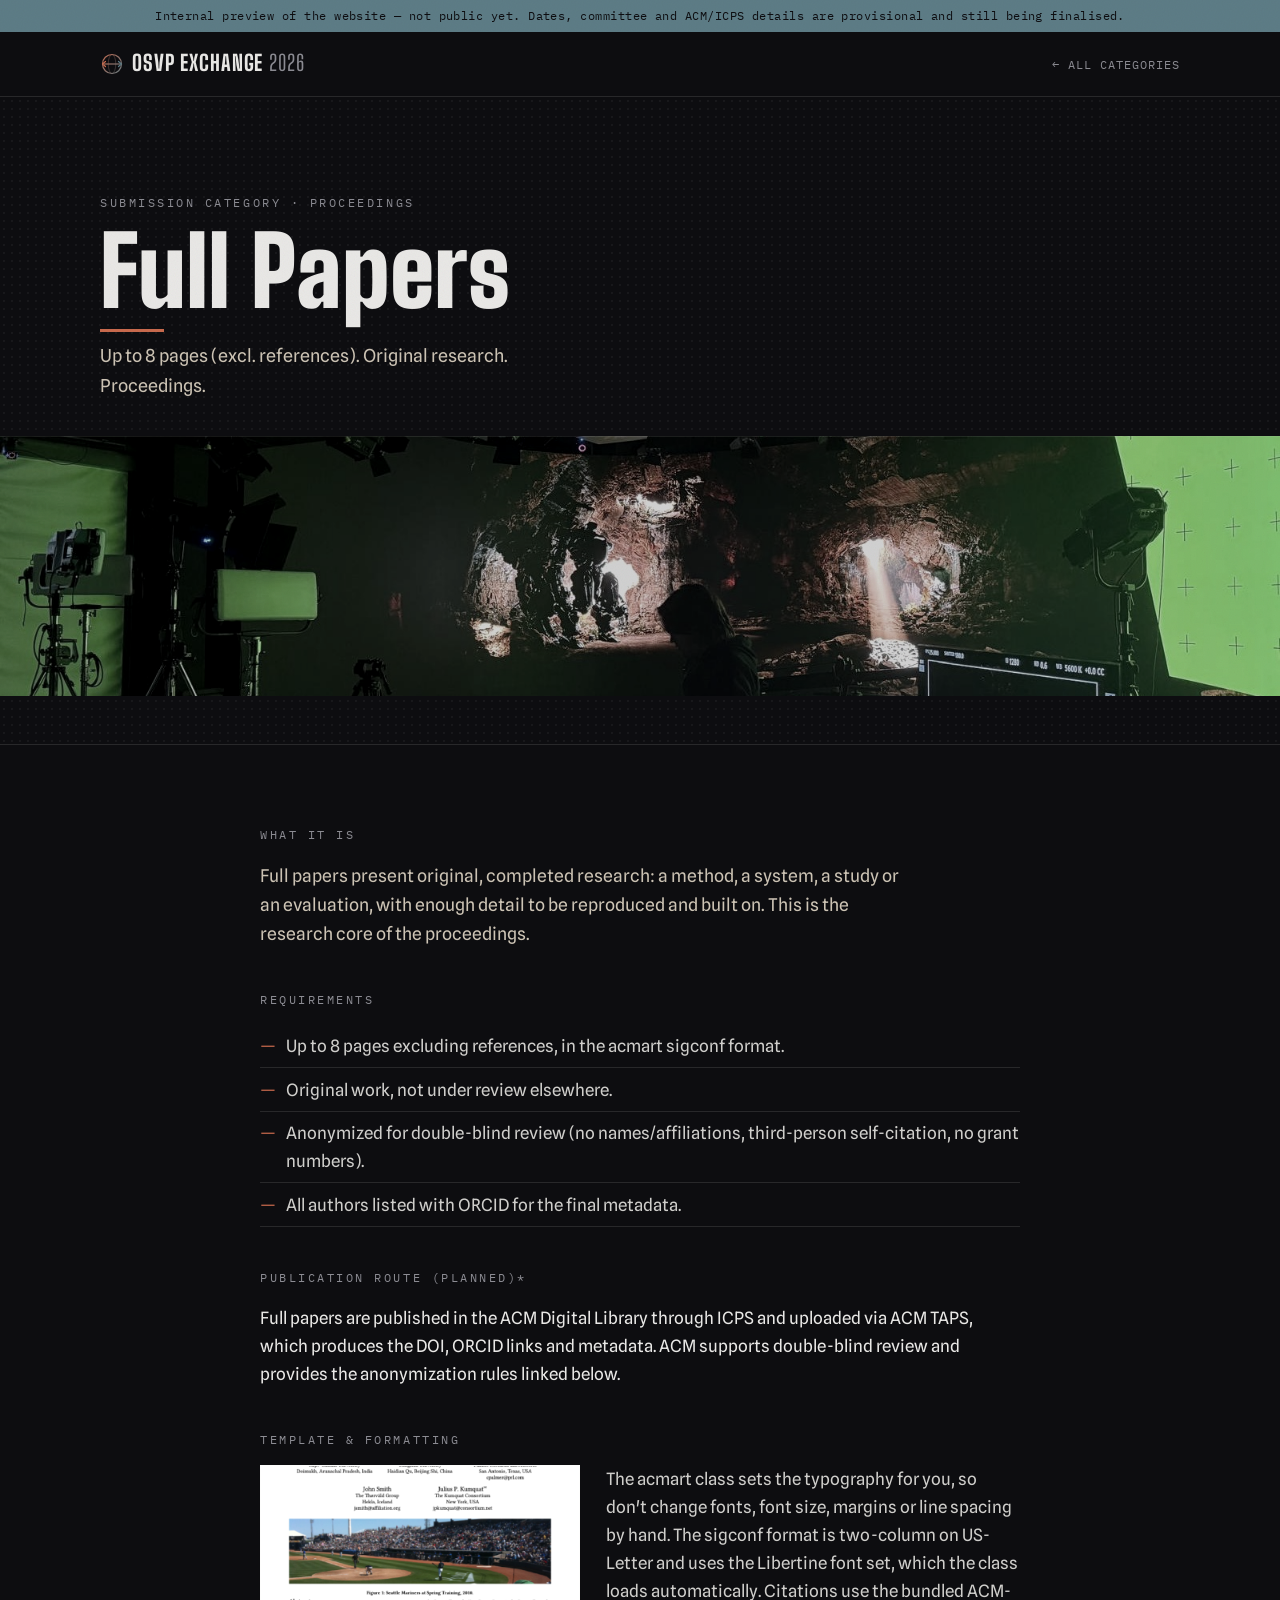
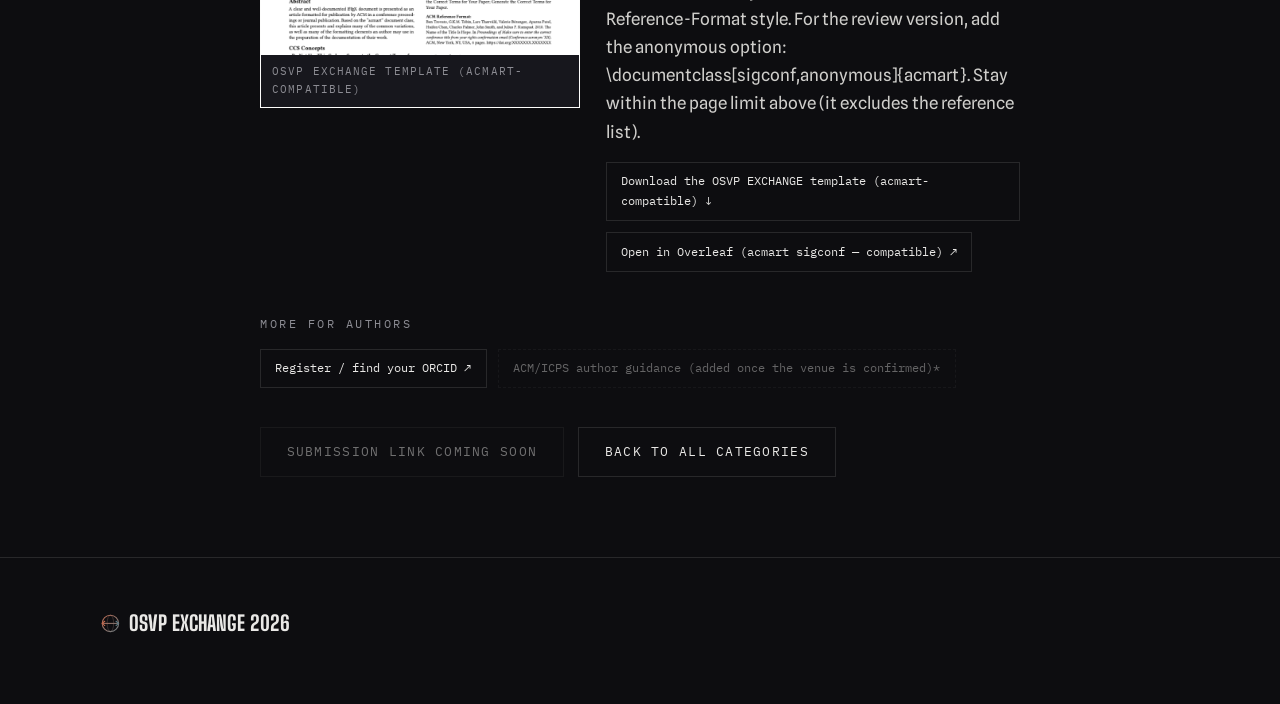
<file: full-paper.html>
<!DOCTYPE html>
<html lang="en">
<head>
  <meta charset="utf-8">
  <meta name="viewport" content="width=device-width, initial-scale=1">
  <title>Full Papers — OSVP EXCHANGE 2026</title>
  <meta name="description" content="Up to 8 pages (excl. references). Original research. Proceedings.">
  <link rel="preconnect" href="https://fonts.googleapis.com">
  <link rel="preconnect" href="https://fonts.gstatic.com" crossorigin>
  <link href="https://fonts.googleapis.com/css2?family=Big+Shoulders+Display:wght@500;700;800;900&family=IBM+Plex+Mono:wght@400;500&family=Spline+Sans:wght@400;500;600&display=swap" rel="stylesheet">
  <link rel="stylesheet" href="style.css">
</head>
<body>
<div class="previewbar">Internal preview of the website — not public yet. Dates, committee and ACM/ICPS details are provisional and still being finalised.</div>
<nav class="bar">
  <div class="wrap">
    <a class="brand" href="index.html"><svg class="mark" viewBox="0 0 48 48" aria-hidden="true" focusable="false">
  <defs><linearGradient id="ew" x1="0" y1="0" x2="48" y2="48" gradientUnits="userSpaceOnUse">
    <stop offset="0" stop-color="var(--east)"/><stop offset="1" stop-color="var(--west)"/>
  </linearGradient></defs>
  <circle cx="24" cy="24" r="19" fill="none" stroke="url(#ew)" stroke-width="2.4"/>
  <ellipse cx="24" cy="24" rx="7.5" ry="19" fill="none" stroke="url(#ew)" stroke-width="1.3" opacity=".55"/>
  <line x1="5" y1="24" x2="43" y2="24" stroke="url(#ew)" stroke-width="2.4"/>
  <path d="M11 19 L5 24 L11 29" fill="none" stroke="var(--east)" stroke-width="2.4" stroke-linecap="round" stroke-linejoin="round"/>
  <path d="M37 19 L43 24 L37 29" fill="none" stroke="var(--west)" stroke-width="2.4" stroke-linecap="round" stroke-linejoin="round"/>
</svg><span>OSVP EXCHANGE <em>2026</em></span></a>
    <div class="links"><a href="index.html#cfp">← All categories</a></div>
  </div>
</nav>
<header class="subhero">
  <div class="wrap">
    <p class="kicker">Submission category · Proceedings</p>
    <h1>Full Papers</h1>
    <p class="tagline">Up to 8 pages (excl. references). Original research. Proceedings.</p>
  </div>
  <div class="subbanner" style="background-image:url('assets/cat-led-volume.jpg')"></div>
</header>
<section>
  <div class="wrap narrow">
    <p class="kicker">What it is</p>
    <p class="lead">Full papers present original, completed research: a method, a system, a study or an evaluation, with enough detail to be reproduced and built on. This is the research core of the proceedings.
</p>
    <p class="kicker mt">Requirements</p>
    <ul class="reqs"><li>Up to 8 pages excluding references, in the acmart sigconf format.</li><li>Original work, not under review elsewhere.</li><li>Anonymized for double-blind review (no names/affiliations, third-person self-citation, no grant numbers).</li><li>All authors listed with ORCID for the final metadata.</li></ul>
    <p class="kicker mt">Publication route (planned)*</p>
    <p>Full papers are published in the ACM Digital Library through ICPS and uploaded via ACM TAPS, which produces the DOI, ORCID links and metadata. ACM supports double-blind review and provides the anonymization rules linked below.
</p>
    <p class="kicker mt">Template &amp; formatting</p>
    <div class="tplrow">
      <a class="tplprev" href="downloads/acmart-template.zip" download><img src="assets/template-preview.jpg" alt="OSVP EXCHANGE template — top of the first page" loading="lazy"><span>OSVP EXCHANGE template (acmart-compatible)</span></a>
      <div class="tplinfo"><p>The acmart class sets the typography for you, so don&#x27;t change fonts, font size, margins or line spacing by hand. The sigconf format is two-column on US-Letter and uses the Libertine font set, which the class loads automatically. Citations use the bundled ACM-Reference-Format style. For the review version, add the anonymous option: \documentclass[sigconf,anonymous]{acmart}. Stay within the page limit above (it excludes the reference list).</p><div class="reschips"><a class="reschip" href="downloads/acmart-template.zip" download>Download the OSVP EXCHANGE template (acmart-compatible) ↓</a><a class="reschip" href="https://www.overleaf.com/latex/templates/association-for-computing-machinery-acm-sig-proceedings-template/bmvfhcdnxfty" target="_blank" rel="noopener">Open in Overleaf (acmart sigconf — compatible) ↗</a></div></div>
    </div>
    <p class="kicker mt">More for authors</p>
    <div class="reschips"><a class="reschip" href="https://orcid.org/register" target="_blank" rel="noopener">Register / find your ORCID ↗</a><span class="reschip disabled">ACM/ICPS author guidance (added once the venue is confirmed)*</span></div>
    <div class="cta" style="margin-top:2.4rem;"><a class="btn ghost disabled">Submission link coming soon</a><a class="btn ghost" href="index.html#cfp">Back to all categories</a></div>
  </div>
</section>
<footer>
  <div class="wrap">
    <div class="flogo"><svg class="mark" viewBox="0 0 48 48" aria-hidden="true" focusable="false">
  <defs><linearGradient id="ew" x1="0" y1="0" x2="48" y2="48" gradientUnits="userSpaceOnUse">
    <stop offset="0" stop-color="var(--east)"/><stop offset="1" stop-color="var(--west)"/>
  </linearGradient></defs>
  <circle cx="24" cy="24" r="19" fill="none" stroke="url(#ew)" stroke-width="2.4"/>
  <ellipse cx="24" cy="24" rx="7.5" ry="19" fill="none" stroke="url(#ew)" stroke-width="1.3" opacity=".55"/>
  <line x1="5" y1="24" x2="43" y2="24" stroke="url(#ew)" stroke-width="2.4"/>
  <path d="M11 19 L5 24 L11 29" fill="none" stroke="var(--east)" stroke-width="2.4" stroke-linecap="round" stroke-linejoin="round"/>
  <path d="M37 19 L43 24 L37 29" fill="none" stroke="var(--west)" stroke-width="2.4" stroke-linecap="round" stroke-linejoin="round"/>
</svg><span>OSVP EXCHANGE 2026</span></div>
    <div class="fineprint"></div>
  </div>
</footer>
</body>
</html>
</file>
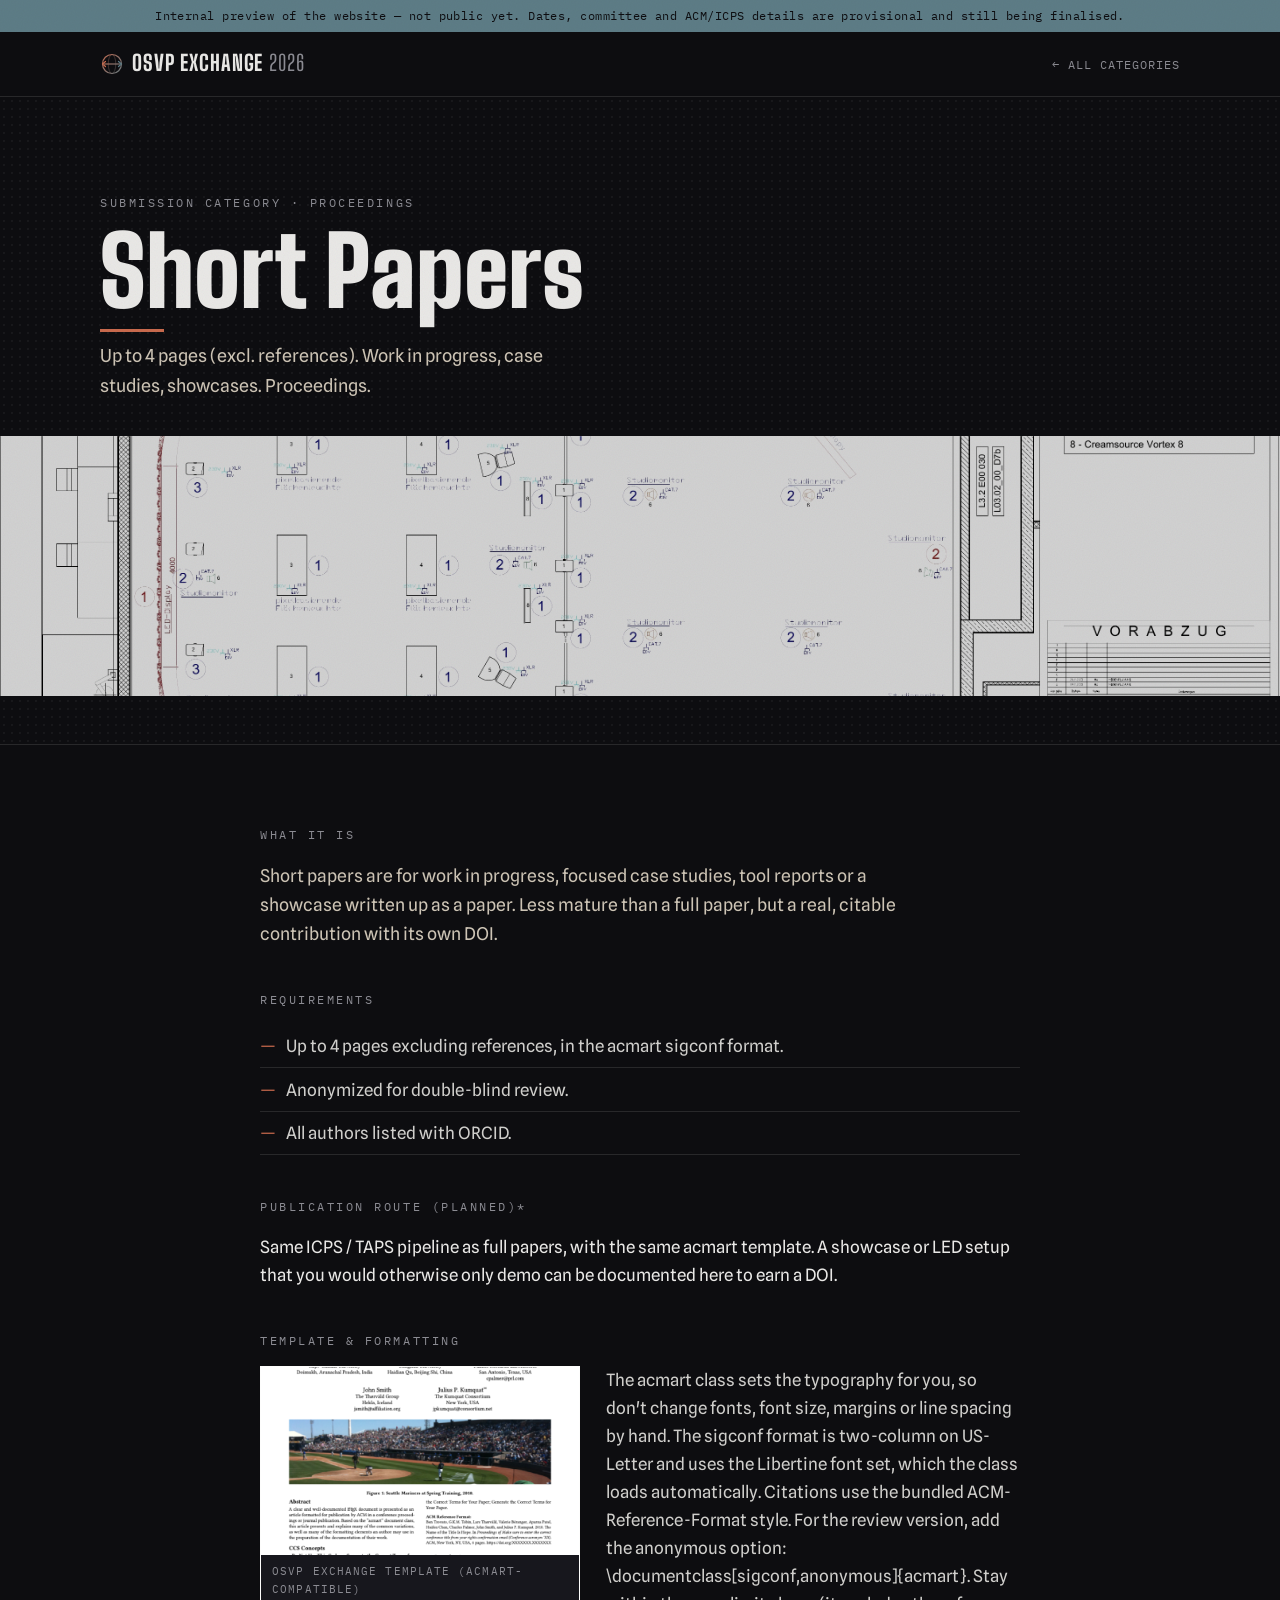
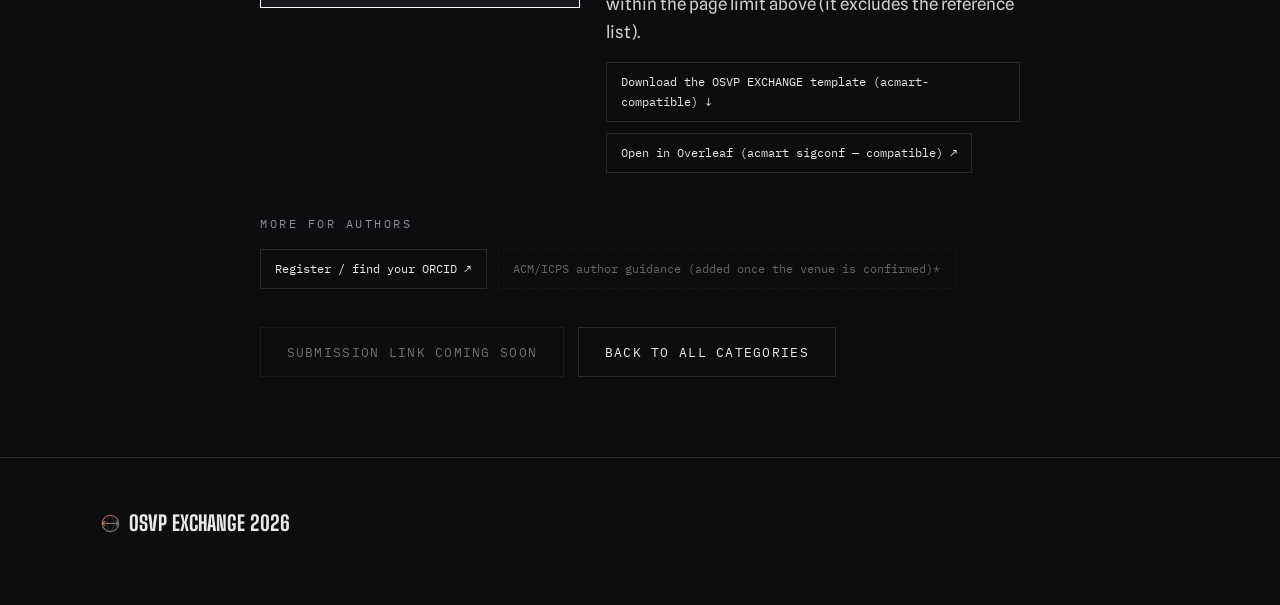
<file: short-paper.html>
<!DOCTYPE html>
<html lang="en">
<head>
  <meta charset="utf-8">
  <meta name="viewport" content="width=device-width, initial-scale=1">
  <title>Short Papers — OSVP EXCHANGE 2026</title>
  <meta name="description" content="Up to 4 pages (excl. references). Work in progress, case studies, showcases. Proceedings.">
  <link rel="preconnect" href="https://fonts.googleapis.com">
  <link rel="preconnect" href="https://fonts.gstatic.com" crossorigin>
  <link href="https://fonts.googleapis.com/css2?family=Big+Shoulders+Display:wght@500;700;800;900&family=IBM+Plex+Mono:wght@400;500&family=Spline+Sans:wght@400;500;600&display=swap" rel="stylesheet">
  <link rel="stylesheet" href="style.css">
</head>
<body>
<div class="previewbar">Internal preview of the website — not public yet. Dates, committee and ACM/ICPS details are provisional and still being finalised.</div>
<nav class="bar">
  <div class="wrap">
    <a class="brand" href="index.html"><svg class="mark" viewBox="0 0 48 48" aria-hidden="true" focusable="false">
  <defs><linearGradient id="ew" x1="0" y1="0" x2="48" y2="48" gradientUnits="userSpaceOnUse">
    <stop offset="0" stop-color="var(--east)"/><stop offset="1" stop-color="var(--west)"/>
  </linearGradient></defs>
  <circle cx="24" cy="24" r="19" fill="none" stroke="url(#ew)" stroke-width="2.4"/>
  <ellipse cx="24" cy="24" rx="7.5" ry="19" fill="none" stroke="url(#ew)" stroke-width="1.3" opacity=".55"/>
  <line x1="5" y1="24" x2="43" y2="24" stroke="url(#ew)" stroke-width="2.4"/>
  <path d="M11 19 L5 24 L11 29" fill="none" stroke="var(--east)" stroke-width="2.4" stroke-linecap="round" stroke-linejoin="round"/>
  <path d="M37 19 L43 24 L37 29" fill="none" stroke="var(--west)" stroke-width="2.4" stroke-linecap="round" stroke-linejoin="round"/>
</svg><span>OSVP EXCHANGE <em>2026</em></span></a>
    <div class="links"><a href="index.html#cfp">← All categories</a></div>
  </div>
</nav>
<header class="subhero">
  <div class="wrap">
    <p class="kicker">Submission category · Proceedings</p>
    <h1>Short Papers</h1>
    <p class="tagline">Up to 4 pages (excl. references). Work in progress, case studies, showcases. Proceedings.</p>
  </div>
  <div class="subbanner" style="background-image:url('assets/cat-pipelines.jpg')"></div>
</header>
<section>
  <div class="wrap narrow">
    <p class="kicker">What it is</p>
    <p class="lead">Short papers are for work in progress, focused case studies, tool reports or a showcase written up as a paper. Less mature than a full paper, but a real, citable contribution with its own DOI.
</p>
    <p class="kicker mt">Requirements</p>
    <ul class="reqs"><li>Up to 4 pages excluding references, in the acmart sigconf format.</li><li>Anonymized for double-blind review.</li><li>All authors listed with ORCID.</li></ul>
    <p class="kicker mt">Publication route (planned)*</p>
    <p>Same ICPS / TAPS pipeline as full papers, with the same acmart template. A showcase or LED setup that you would otherwise only demo can be documented here to earn a DOI.
</p>
    <p class="kicker mt">Template &amp; formatting</p>
    <div class="tplrow">
      <a class="tplprev" href="downloads/acmart-template.zip" download><img src="assets/template-preview.jpg" alt="OSVP EXCHANGE template — top of the first page" loading="lazy"><span>OSVP EXCHANGE template (acmart-compatible)</span></a>
      <div class="tplinfo"><p>The acmart class sets the typography for you, so don&#x27;t change fonts, font size, margins or line spacing by hand. The sigconf format is two-column on US-Letter and uses the Libertine font set, which the class loads automatically. Citations use the bundled ACM-Reference-Format style. For the review version, add the anonymous option: \documentclass[sigconf,anonymous]{acmart}. Stay within the page limit above (it excludes the reference list).</p><div class="reschips"><a class="reschip" href="downloads/acmart-template.zip" download>Download the OSVP EXCHANGE template (acmart-compatible) ↓</a><a class="reschip" href="https://www.overleaf.com/latex/templates/association-for-computing-machinery-acm-sig-proceedings-template/bmvfhcdnxfty" target="_blank" rel="noopener">Open in Overleaf (acmart sigconf — compatible) ↗</a></div></div>
    </div>
    <p class="kicker mt">More for authors</p>
    <div class="reschips"><a class="reschip" href="https://orcid.org/register" target="_blank" rel="noopener">Register / find your ORCID ↗</a><span class="reschip disabled">ACM/ICPS author guidance (added once the venue is confirmed)*</span></div>
    <div class="cta" style="margin-top:2.4rem;"><a class="btn ghost disabled">Submission link coming soon</a><a class="btn ghost" href="index.html#cfp">Back to all categories</a></div>
  </div>
</section>
<footer>
  <div class="wrap">
    <div class="flogo"><svg class="mark" viewBox="0 0 48 48" aria-hidden="true" focusable="false">
  <defs><linearGradient id="ew" x1="0" y1="0" x2="48" y2="48" gradientUnits="userSpaceOnUse">
    <stop offset="0" stop-color="var(--east)"/><stop offset="1" stop-color="var(--west)"/>
  </linearGradient></defs>
  <circle cx="24" cy="24" r="19" fill="none" stroke="url(#ew)" stroke-width="2.4"/>
  <ellipse cx="24" cy="24" rx="7.5" ry="19" fill="none" stroke="url(#ew)" stroke-width="1.3" opacity=".55"/>
  <line x1="5" y1="24" x2="43" y2="24" stroke="url(#ew)" stroke-width="2.4"/>
  <path d="M11 19 L5 24 L11 29" fill="none" stroke="var(--east)" stroke-width="2.4" stroke-linecap="round" stroke-linejoin="round"/>
  <path d="M37 19 L43 24 L37 29" fill="none" stroke="var(--west)" stroke-width="2.4" stroke-linecap="round" stroke-linejoin="round"/>
</svg><span>OSVP EXCHANGE 2026</span></div>
    <div class="fineprint"></div>
  </div>
</footer>
</body>
</html>
</file>
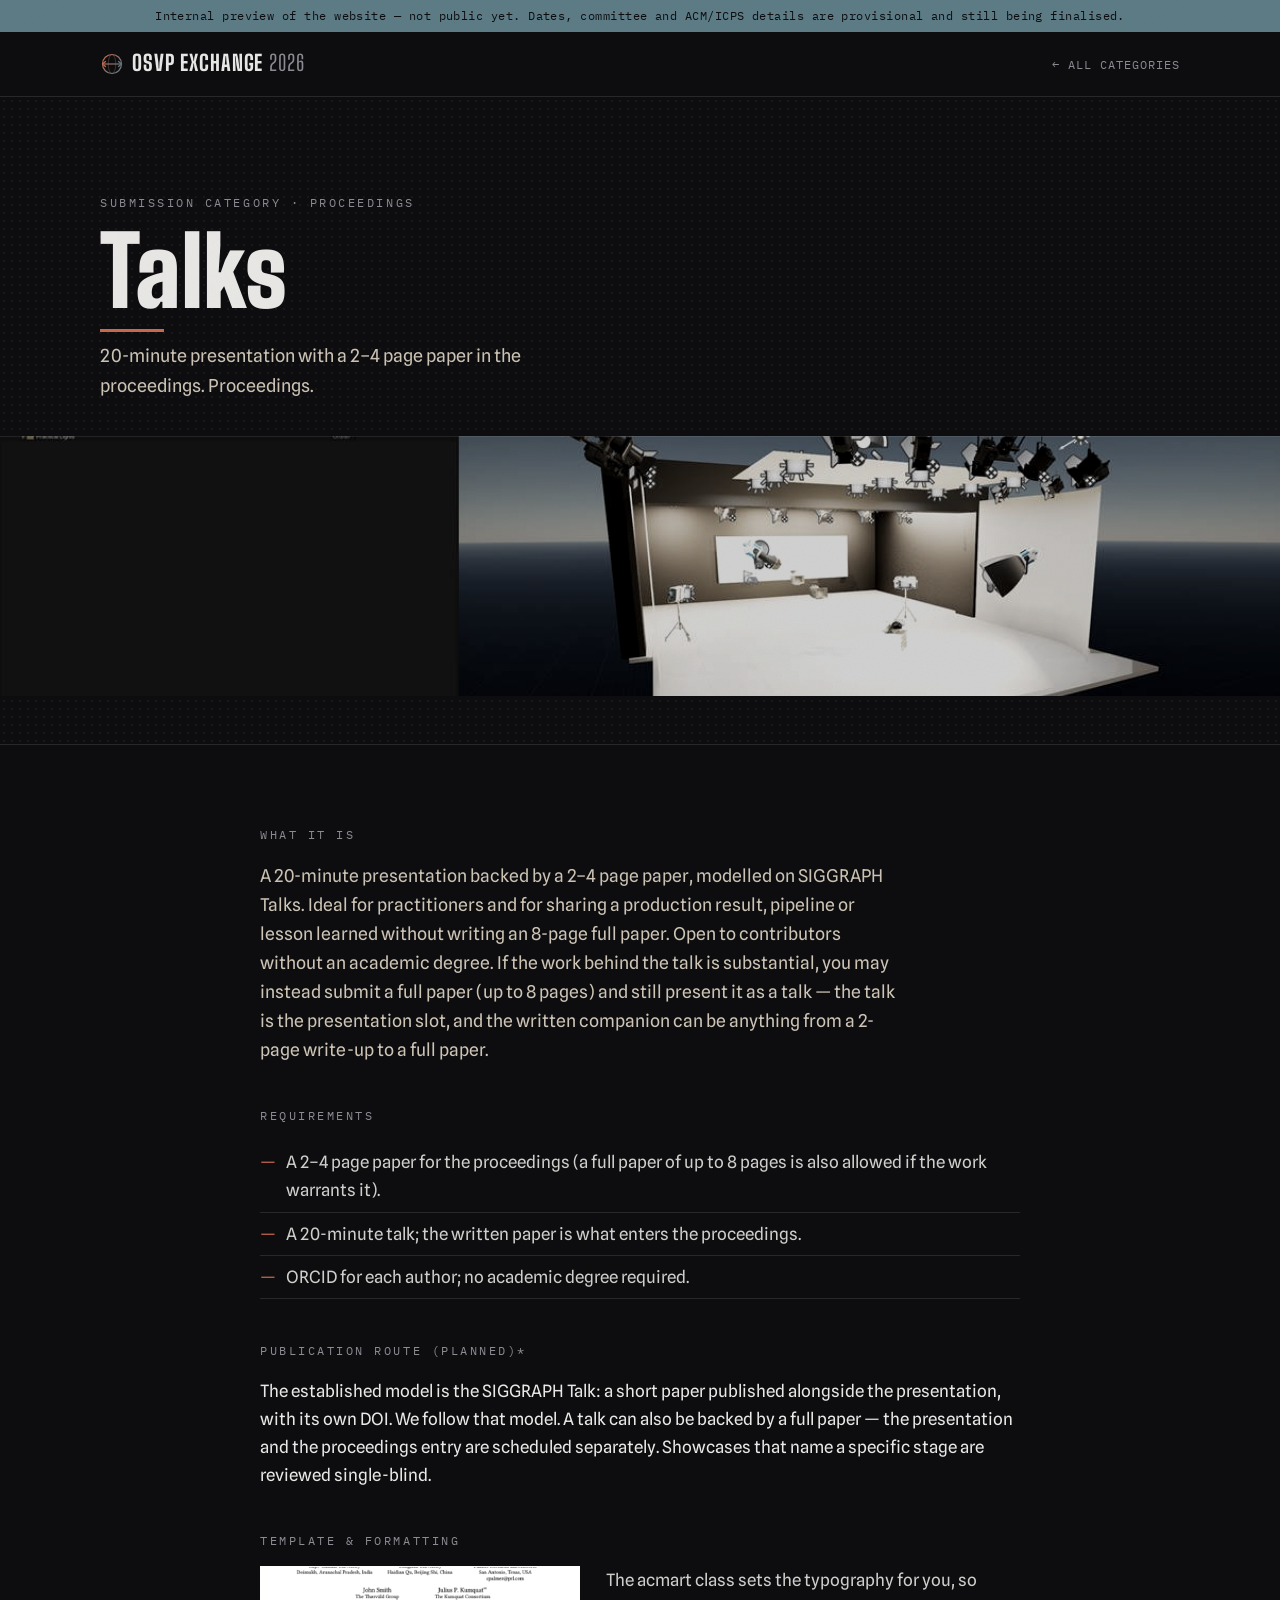
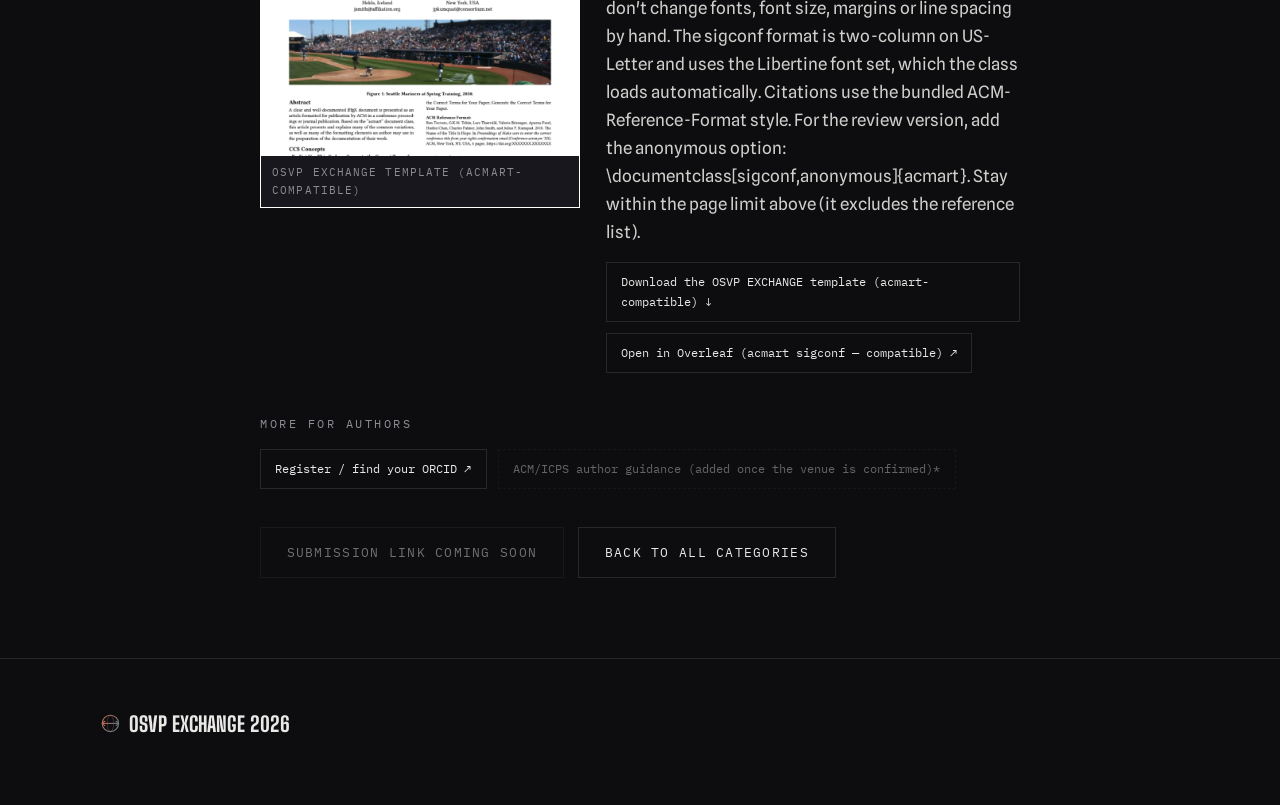
<file: talk.html>
<!DOCTYPE html>
<html lang="en">
<head>
  <meta charset="utf-8">
  <meta name="viewport" content="width=device-width, initial-scale=1">
  <title>Talks — OSVP EXCHANGE 2026</title>
  <meta name="description" content="20-minute presentation with a 2–4 page paper in the proceedings. Proceedings.">
  <link rel="preconnect" href="https://fonts.googleapis.com">
  <link rel="preconnect" href="https://fonts.gstatic.com" crossorigin>
  <link href="https://fonts.googleapis.com/css2?family=Big+Shoulders+Display:wght@500;700;800;900&family=IBM+Plex+Mono:wght@400;500&family=Spline+Sans:wght@400;500;600&display=swap" rel="stylesheet">
  <link rel="stylesheet" href="style.css">
</head>
<body>
<div class="previewbar">Internal preview of the website — not public yet. Dates, committee and ACM/ICPS details are provisional and still being finalised.</div>
<nav class="bar">
  <div class="wrap">
    <a class="brand" href="index.html"><svg class="mark" viewBox="0 0 48 48" aria-hidden="true" focusable="false">
  <defs><linearGradient id="ew" x1="0" y1="0" x2="48" y2="48" gradientUnits="userSpaceOnUse">
    <stop offset="0" stop-color="var(--east)"/><stop offset="1" stop-color="var(--west)"/>
  </linearGradient></defs>
  <circle cx="24" cy="24" r="19" fill="none" stroke="url(#ew)" stroke-width="2.4"/>
  <ellipse cx="24" cy="24" rx="7.5" ry="19" fill="none" stroke="url(#ew)" stroke-width="1.3" opacity=".55"/>
  <line x1="5" y1="24" x2="43" y2="24" stroke="url(#ew)" stroke-width="2.4"/>
  <path d="M11 19 L5 24 L11 29" fill="none" stroke="var(--east)" stroke-width="2.4" stroke-linecap="round" stroke-linejoin="round"/>
  <path d="M37 19 L43 24 L37 29" fill="none" stroke="var(--west)" stroke-width="2.4" stroke-linecap="round" stroke-linejoin="round"/>
</svg><span>OSVP EXCHANGE <em>2026</em></span></a>
    <div class="links"><a href="index.html#cfp">← All categories</a></div>
  </div>
</nav>
<header class="subhero">
  <div class="wrap">
    <p class="kicker">Submission category · Proceedings</p>
    <h1>Talks</h1>
    <p class="tagline">20-minute presentation with a 2–4 page paper in the proceedings. Proceedings.</p>
  </div>
  <div class="subbanner" style="background-image:url('assets/cat-environments.jpg')"></div>
</header>
<section>
  <div class="wrap narrow">
    <p class="kicker">What it is</p>
    <p class="lead">A 20-minute presentation backed by a 2–4 page paper, modelled on SIGGRAPH Talks. Ideal for practitioners and for sharing a production result, pipeline or lesson learned without writing an 8-page full paper. Open to contributors without an academic degree. If the work behind the talk is substantial, you may instead submit a full paper (up to 8 pages) and still present it as a talk — the talk is the presentation slot, and the written companion can be anything from a 2-page write-up to a full paper.
</p>
    <p class="kicker mt">Requirements</p>
    <ul class="reqs"><li>A 2–4 page paper for the proceedings (a full paper of up to 8 pages is also allowed if the work warrants it).</li><li>A 20-minute talk; the written paper is what enters the proceedings.</li><li>ORCID for each author; no academic degree required.</li></ul>
    <p class="kicker mt">Publication route (planned)*</p>
    <p>The established model is the SIGGRAPH Talk: a short paper published alongside the presentation, with its own DOI. We follow that model. A talk can also be backed by a full paper — the presentation and the proceedings entry are scheduled separately. Showcases that name a specific stage are reviewed single-blind.
</p>
    <p class="kicker mt">Template &amp; formatting</p>
    <div class="tplrow">
      <a class="tplprev" href="downloads/acmart-template.zip" download><img src="assets/template-preview.jpg" alt="OSVP EXCHANGE template — top of the first page" loading="lazy"><span>OSVP EXCHANGE template (acmart-compatible)</span></a>
      <div class="tplinfo"><p>The acmart class sets the typography for you, so don&#x27;t change fonts, font size, margins or line spacing by hand. The sigconf format is two-column on US-Letter and uses the Libertine font set, which the class loads automatically. Citations use the bundled ACM-Reference-Format style. For the review version, add the anonymous option: \documentclass[sigconf,anonymous]{acmart}. Stay within the page limit above (it excludes the reference list).</p><div class="reschips"><a class="reschip" href="downloads/acmart-template.zip" download>Download the OSVP EXCHANGE template (acmart-compatible) ↓</a><a class="reschip" href="https://www.overleaf.com/latex/templates/association-for-computing-machinery-acm-sig-proceedings-template/bmvfhcdnxfty" target="_blank" rel="noopener">Open in Overleaf (acmart sigconf — compatible) ↗</a></div></div>
    </div>
    <p class="kicker mt">More for authors</p>
    <div class="reschips"><a class="reschip" href="https://orcid.org/register" target="_blank" rel="noopener">Register / find your ORCID ↗</a><span class="reschip disabled">ACM/ICPS author guidance (added once the venue is confirmed)*</span></div>
    <div class="cta" style="margin-top:2.4rem;"><a class="btn ghost disabled">Submission link coming soon</a><a class="btn ghost" href="index.html#cfp">Back to all categories</a></div>
  </div>
</section>
<footer>
  <div class="wrap">
    <div class="flogo"><svg class="mark" viewBox="0 0 48 48" aria-hidden="true" focusable="false">
  <defs><linearGradient id="ew" x1="0" y1="0" x2="48" y2="48" gradientUnits="userSpaceOnUse">
    <stop offset="0" stop-color="var(--east)"/><stop offset="1" stop-color="var(--west)"/>
  </linearGradient></defs>
  <circle cx="24" cy="24" r="19" fill="none" stroke="url(#ew)" stroke-width="2.4"/>
  <ellipse cx="24" cy="24" rx="7.5" ry="19" fill="none" stroke="url(#ew)" stroke-width="1.3" opacity=".55"/>
  <line x1="5" y1="24" x2="43" y2="24" stroke="url(#ew)" stroke-width="2.4"/>
  <path d="M11 19 L5 24 L11 29" fill="none" stroke="var(--east)" stroke-width="2.4" stroke-linecap="round" stroke-linejoin="round"/>
  <path d="M37 19 L43 24 L37 29" fill="none" stroke="var(--west)" stroke-width="2.4" stroke-linecap="round" stroke-linejoin="round"/>
</svg><span>OSVP EXCHANGE 2026</span></div>
    <div class="fineprint"></div>
  </div>
</footer>
</body>
</html>
</file>
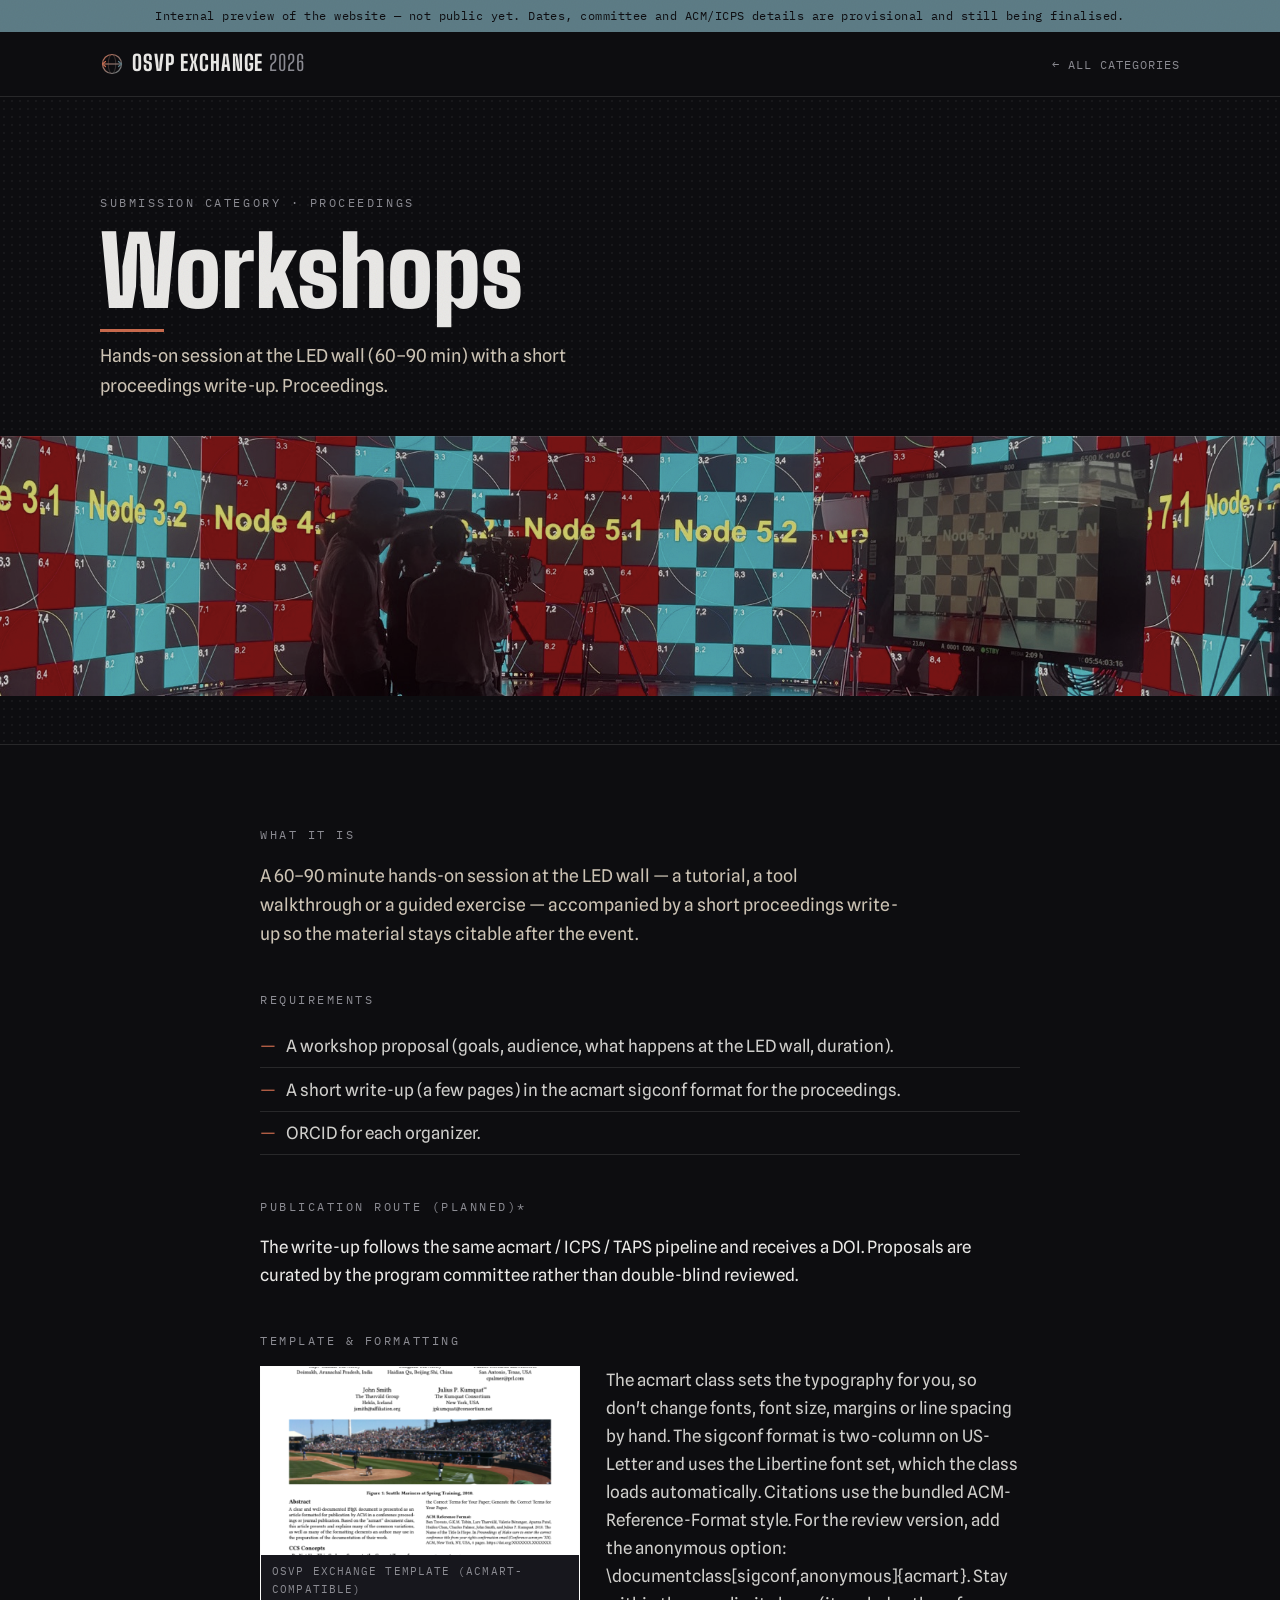
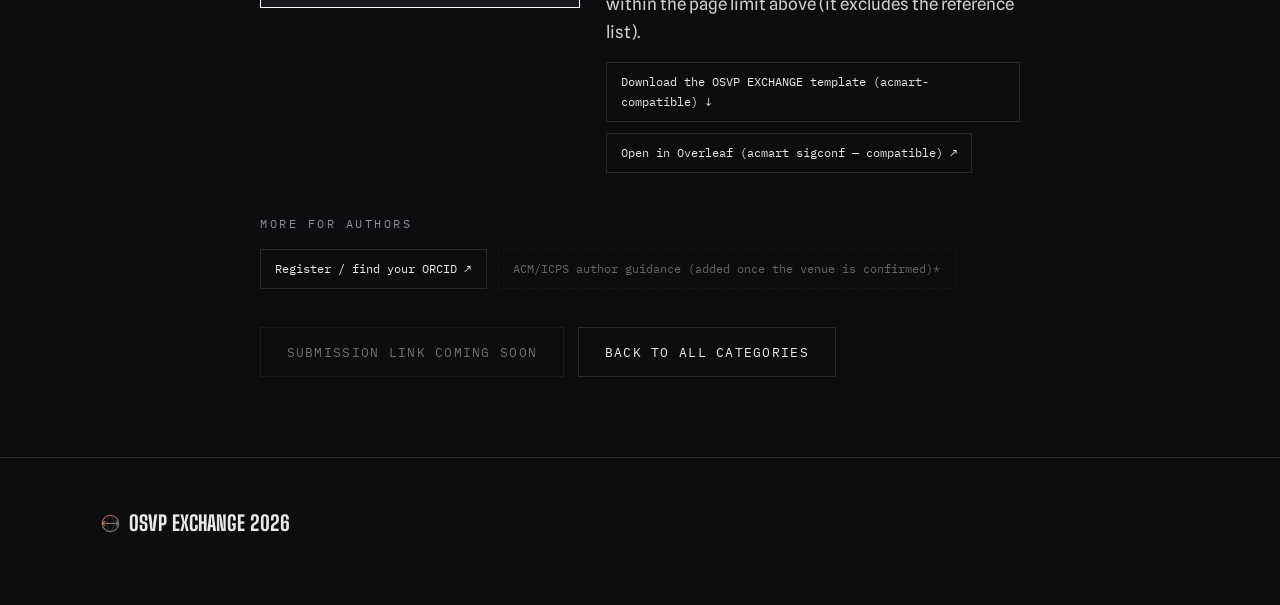
<file: workshop.html>
<!DOCTYPE html>
<html lang="en">
<head>
  <meta charset="utf-8">
  <meta name="viewport" content="width=device-width, initial-scale=1">
  <title>Workshops — OSVP EXCHANGE 2026</title>
  <meta name="description" content="Hands-on session at the LED wall (60–90 min) with a short proceedings write-up. Proceedings.">
  <link rel="preconnect" href="https://fonts.googleapis.com">
  <link rel="preconnect" href="https://fonts.gstatic.com" crossorigin>
  <link href="https://fonts.googleapis.com/css2?family=Big+Shoulders+Display:wght@500;700;800;900&family=IBM+Plex+Mono:wght@400;500&family=Spline+Sans:wght@400;500;600&display=swap" rel="stylesheet">
  <link rel="stylesheet" href="style.css">
</head>
<body>
<div class="previewbar">Internal preview of the website — not public yet. Dates, committee and ACM/ICPS details are provisional and still being finalised.</div>
<nav class="bar">
  <div class="wrap">
    <a class="brand" href="index.html"><svg class="mark" viewBox="0 0 48 48" aria-hidden="true" focusable="false">
  <defs><linearGradient id="ew" x1="0" y1="0" x2="48" y2="48" gradientUnits="userSpaceOnUse">
    <stop offset="0" stop-color="var(--east)"/><stop offset="1" stop-color="var(--west)"/>
  </linearGradient></defs>
  <circle cx="24" cy="24" r="19" fill="none" stroke="url(#ew)" stroke-width="2.4"/>
  <ellipse cx="24" cy="24" rx="7.5" ry="19" fill="none" stroke="url(#ew)" stroke-width="1.3" opacity=".55"/>
  <line x1="5" y1="24" x2="43" y2="24" stroke="url(#ew)" stroke-width="2.4"/>
  <path d="M11 19 L5 24 L11 29" fill="none" stroke="var(--east)" stroke-width="2.4" stroke-linecap="round" stroke-linejoin="round"/>
  <path d="M37 19 L43 24 L37 29" fill="none" stroke="var(--west)" stroke-width="2.4" stroke-linecap="round" stroke-linejoin="round"/>
</svg><span>OSVP EXCHANGE <em>2026</em></span></a>
    <div class="links"><a href="index.html#cfp">← All categories</a></div>
  </div>
</nav>
<header class="subhero">
  <div class="wrap">
    <p class="kicker">Submission category · Proceedings</p>
    <h1>Workshops</h1>
    <p class="tagline">Hands-on session at the LED wall (60–90 min) with a short proceedings write-up. Proceedings.</p>
  </div>
  <div class="subbanner" style="background-image:url('assets/cat-tracking.jpg')"></div>
</header>
<section>
  <div class="wrap narrow">
    <p class="kicker">What it is</p>
    <p class="lead">A 60–90 minute hands-on session at the LED wall — a tutorial, a tool walkthrough or a guided exercise — accompanied by a short proceedings write-up so the material stays citable after the event.
</p>
    <p class="kicker mt">Requirements</p>
    <ul class="reqs"><li>A workshop proposal (goals, audience, what happens at the LED wall, duration).</li><li>A short write-up (a few pages) in the acmart sigconf format for the proceedings.</li><li>ORCID for each organizer.</li></ul>
    <p class="kicker mt">Publication route (planned)*</p>
    <p>The write-up follows the same acmart / ICPS / TAPS pipeline and receives a DOI. Proposals are curated by the program committee rather than double-blind reviewed.
</p>
    <p class="kicker mt">Template &amp; formatting</p>
    <div class="tplrow">
      <a class="tplprev" href="downloads/acmart-template.zip" download><img src="assets/template-preview.jpg" alt="OSVP EXCHANGE template — top of the first page" loading="lazy"><span>OSVP EXCHANGE template (acmart-compatible)</span></a>
      <div class="tplinfo"><p>The acmart class sets the typography for you, so don&#x27;t change fonts, font size, margins or line spacing by hand. The sigconf format is two-column on US-Letter and uses the Libertine font set, which the class loads automatically. Citations use the bundled ACM-Reference-Format style. For the review version, add the anonymous option: \documentclass[sigconf,anonymous]{acmart}. Stay within the page limit above (it excludes the reference list).</p><div class="reschips"><a class="reschip" href="downloads/acmart-template.zip" download>Download the OSVP EXCHANGE template (acmart-compatible) ↓</a><a class="reschip" href="https://www.overleaf.com/latex/templates/association-for-computing-machinery-acm-sig-proceedings-template/bmvfhcdnxfty" target="_blank" rel="noopener">Open in Overleaf (acmart sigconf — compatible) ↗</a></div></div>
    </div>
    <p class="kicker mt">More for authors</p>
    <div class="reschips"><a class="reschip" href="https://orcid.org/register" target="_blank" rel="noopener">Register / find your ORCID ↗</a><span class="reschip disabled">ACM/ICPS author guidance (added once the venue is confirmed)*</span></div>
    <div class="cta" style="margin-top:2.4rem;"><a class="btn ghost disabled">Submission link coming soon</a><a class="btn ghost" href="index.html#cfp">Back to all categories</a></div>
  </div>
</section>
<footer>
  <div class="wrap">
    <div class="flogo"><svg class="mark" viewBox="0 0 48 48" aria-hidden="true" focusable="false">
  <defs><linearGradient id="ew" x1="0" y1="0" x2="48" y2="48" gradientUnits="userSpaceOnUse">
    <stop offset="0" stop-color="var(--east)"/><stop offset="1" stop-color="var(--west)"/>
  </linearGradient></defs>
  <circle cx="24" cy="24" r="19" fill="none" stroke="url(#ew)" stroke-width="2.4"/>
  <ellipse cx="24" cy="24" rx="7.5" ry="19" fill="none" stroke="url(#ew)" stroke-width="1.3" opacity=".55"/>
  <line x1="5" y1="24" x2="43" y2="24" stroke="url(#ew)" stroke-width="2.4"/>
  <path d="M11 19 L5 24 L11 29" fill="none" stroke="var(--east)" stroke-width="2.4" stroke-linecap="round" stroke-linejoin="round"/>
  <path d="M37 19 L43 24 L37 29" fill="none" stroke="var(--west)" stroke-width="2.4" stroke-linecap="round" stroke-linejoin="round"/>
</svg><span>OSVP EXCHANGE 2026</span></div>
    <div class="fineprint"></div>
  </div>
</footer>
</body>
</html>
</file>
<file: style.css>
/* OSVP EXCHANGE — Asia <-> Europe Symposium on Virtual Production
   Two-spot-colour editorial / risograph print look. Warm ink-black, bone text,
   vermilion (East) and muted steel-blue (West) as FLAT spot colours — never blended.
   Deliberately avoids the AI tells: no rainbow gradients, no glow blobs, no glass blur. */

:root {
  --ink:   #0d0d10;   /* neutral near-black (no warm/yellow cast) */
  --ink2:  #141418;   /* alt section */
  --panel: #17171d;   /* cards */
  --bone:  #e9e8e6;   /* neutral cool off-white text */
  --muted: #8c8c93;   /* neutral grey */
  --line:  rgba(233, 232, 230, .12);
  --east:  #c96a4d;   /* muted terracotta (mixed, not full-chroma red) */
  --west:  #5d7c86;   /* muted slate-teal (mixed, not primary blue) */
  --display: "Big Shoulders Display", "Arial Narrow", sans-serif;
  --body: "Spline Sans", system-ui, sans-serif;
  --mono: "IBM Plex Mono", ui-monospace, monospace;
  --wrap: 1080px;
}

* { box-sizing: border-box; }
html { scroll-behavior: smooth; scroll-padding-top: 80px; }

body {
  margin: 0;
  background: var(--ink);
  color: var(--bone);
  font-family: var(--body);
  font-size: 17px;
  line-height: 1.65;
  -webkit-font-smoothing: antialiased;
  overflow-x: hidden;
}

/* screenprint ink-grain overlay (stronger than a faint AI grain) */
body::after {
  content: "";
  position: fixed; inset: 0; pointer-events: none; z-index: 9999; opacity: .07; mix-blend-mode: multiply;
  background-image: url("data:image/svg+xml,%3Csvg xmlns='http://www.w3.org/2000/svg' width='140' height='140'%3E%3Cfilter id='n'%3E%3CfeTurbulence type='fractalNoise' baseFrequency='.85' numOctaves='2'/%3E%3C/filter%3E%3Crect width='100%25' height='100%25' filter='url(%23n)'/%3E%3C/svg%3E");
}

/* reusable halftone dot texture (screenprint) */
.halftone { position: relative; }
.halftone::before {
  content: ""; position: absolute; inset: 0; pointer-events: none; z-index: 0; opacity: .5;
  background-image: radial-gradient(rgba(233,232,230,.06) 1px, transparent 1.5px);
  background-size: 7px 7px;
}
.halftone > * { position: relative; z-index: 1; }

.wrap { width: 92%; max-width: var(--wrap); margin: 0 auto; }
a { color: inherit; text-decoration: none; }
.mark { width: 1em; height: 1em; flex: none; }

.kicker {
  font-family: var(--mono); font-size: .72rem; letter-spacing: .22em;
  text-transform: uppercase; color: var(--muted); margin: 0 0 1rem;
}
.kicker.mt { margin-top: 2.6rem; }
.kicker .hint { text-transform: none; letter-spacing: 0; color: #6f675c; }

/* ---------- Nav (solid, no blur) ---------- */
.previewbar { position: relative; z-index: 101; background: var(--west); color: var(--ink); text-align: center; font-family: var(--mono); font-size: .72rem; letter-spacing: .04em; padding: .5rem 1rem; line-height: 1.4; }
.bar { position: sticky; top: 0; z-index: 100; background: var(--ink); border-bottom: 1px solid var(--line); }
.bar .wrap { display: flex; align-items: center; justify-content: space-between; height: 64px; }
.brand { display: flex; align-items: center; gap: .5rem; font-family: var(--display); font-weight: 800; font-size: 1.35rem; letter-spacing: .04em; }
.brand .mark { font-size: 1.5rem; }
.brand em { font-style: normal; color: var(--muted); font-weight: 500; }
.links { display: flex; gap: 1.7rem; font-family: var(--mono); font-size: .78rem; letter-spacing: .08em; text-transform: uppercase; }
.links a { color: var(--muted); transition: color .2s; }
.links a:hover { color: var(--east); }

/* ---------- Hero (flat + geometric meridian lines, no glow) ---------- */
.hero {
  position: relative; padding: 7rem 0 5.5rem; border-bottom: 1px solid var(--line); overflow: hidden;
  background-color: var(--ink);
  background-image:
    linear-gradient(rgba(13,13,16,.90), rgba(13,13,16,.80)),
    url("assets/cat-led-volume.jpg"),
    radial-gradient(rgba(233,232,230,.05) 1px, transparent 1.6px),
    repeating-linear-gradient(90deg, rgba(233,232,230,.035) 0 1px, transparent 1px 84px);
  background-size: auto, cover, 8px 8px, auto;
  background-position: center, center, top left, top left;
  background-repeat: no-repeat, no-repeat, repeat, repeat;
}
.bgyear {
  position: absolute; right: -3%; top: 50%; transform: translateY(-50%);
  font-family: var(--display); font-weight: 900; font-size: clamp(14rem, 34vw, 30rem);
  line-height: .8; color: transparent; -webkit-text-stroke: 1px rgba(236,227,210,.06);
  letter-spacing: -.02em; pointer-events: none; user-select: none;
}
.hero .wrap { position: relative; z-index: 1; }
.hero .kicker { animation: rise .7s .05s both; }

.logo {
  display: flex; align-items: center; gap: .35em; flex-wrap: wrap;
  font-family: var(--display); font-weight: 900; font-size: clamp(3.6rem, 13vw, 9.5rem);
  line-height: .85; letter-spacing: .01em; margin: 0 0 .4rem; animation: rise .8s .12s both;
}
.logo .mark { font-size: clamp(3rem, 10vw, 7.5rem); }
.logo .word { color: var(--bone); }
.logo .yr { color: var(--east); }

.subtitle { font-family: var(--display); font-weight: 700; font-size: clamp(1.4rem, 3.5vw, 2.4rem); letter-spacing: .02em; margin: .2rem 0 1.2rem; animation: rise .8s .2s both; }
.subtitle::after { content: ""; display: block; width: 70px; height: 3px; background: var(--east); margin-top: 1rem; }
.tagline { max-width: 46ch; font-size: 1.12rem; color: #cdc4b5; margin: 0 0 2rem; animation: rise .8s .28s both; }
.cta { display: flex; flex-wrap: wrap; gap: .9rem; animation: rise .8s .36s both; }
.adjacency { font-family: var(--mono); font-size: .8rem; color: var(--muted); margin-top: 2rem; animation: rise .8s .44s both; }
@keyframes rise { from { opacity: 0; transform: translateY(18px); } to { opacity: 1; transform: none; } }

/* ---------- Buttons (flat spot colour, no glow) ---------- */
.btn { display: inline-block; padding: .85rem 1.6rem; font-family: var(--mono); font-size: .8rem; letter-spacing: .1em; text-transform: uppercase; border-radius: 0; transition: transform .12s, background .2s, color .2s; }
.btn.primary { background: var(--east); color: var(--ink); font-weight: 600; }
.btn.primary:hover { transform: translateY(-2px); background: #c5301d; }
.btn.ghost { border: 1px solid var(--line); color: var(--bone); }
.btn.ghost:hover { border-color: var(--east); color: var(--east); }
.btn.disabled { opacity: .45; pointer-events: none; }

/* ---------- Sections ---------- */
section { padding: 5rem 0; border-bottom: 1px solid var(--line); }
section.alt { background: var(--ink2); }
section h2 { font-family: var(--display); font-weight: 800; font-size: clamp(2.2rem, 6vw, 3.6rem); line-height: .95; letter-spacing: .01em; margin: 0 0 1.8rem; }
.lead { max-width: 64ch; font-size: 1.1rem; color: #cdc4b5; }
.fineprint { color: var(--muted); font-size: .9rem; }
.fineprint.mt { margin-top: 1.4rem; }

/* partner logos: glowing white on dark, subtle lift on hover (no white plate) */
.plogos { display: flex; flex-wrap: wrap; align-items: center; gap: 2rem; margin-top: 1.1rem; }
.plogos a { display: inline-flex; }
.plogobox { display: inline-flex; align-items: center; }
.plogo { height: calc(46px * var(--lh, 1)); width: auto; max-width: 320px; object-fit: contain; opacity: .82; transition: opacity .2s, transform .2s; }
.plogos a:hover .plogo, .plogobox:hover .plogo { opacity: 1; transform: translateY(-2px); }
.plogo.inv { filter: brightness(0) invert(1); }   /* colour logo -> white silhouette */
@media (max-width: 640px) { .plogo { height: calc(36px * var(--lh, 1)); max-width: 220px; } .plogos { gap: 1.3rem; } }

/* partner chips */
.chips { display: flex; flex-wrap: wrap; gap: .6rem; }
.chip { font-family: var(--mono); font-size: .76rem; padding: .5rem .85rem; border: 1px solid var(--line); border-radius: 0; color: #c4baa9; }
a.chip { transition: border-color .2s, color .2s; }
a.chip:hover { border-color: var(--east); color: var(--east); }

/* cards */
.cards { display: grid; grid-template-columns: repeat(auto-fill, minmax(250px, 1fr)); gap: 1rem; margin-top: 1rem; }
.card { background: var(--panel); border: 1px solid var(--line); border-radius: 0; padding: 1.3rem 1.4rem; position: relative; transition: border-color .2s, transform .2s; }
.card::before { content: ""; position: absolute; left: 0; top: 0; bottom: 0; width: 3px; background: var(--east); opacity: 0; transition: opacity .2s; }
.card:hover { transform: translateY(-3px); border-color: rgba(236,227,210,.22); }
.card:hover::before { opacity: 1; }
.card h3 { font-family: var(--display); font-weight: 700; font-size: 1.3rem; letter-spacing: .01em; margin: .2rem 0 .5rem; }
.card p { margin: 0; color: var(--muted); font-size: .95rem; }
.card .tag { font-family: var(--mono); font-size: .65rem; letter-spacing: .14em; text-transform: uppercase; color: var(--ink); background: var(--east); padding: .2rem .5rem; border-radius: 0; }

/* track cards with thumbnails */
.card.trk { padding: 0; overflow: hidden; }
.card.trk .thumb { height: 120px; background-size: cover; background-position: center; filter: grayscale(.7) contrast(1.04) brightness(.82); transition: filter .3s; }
.card.trk:hover .thumb { filter: grayscale(.2) contrast(1.05); }
.card.trk .cardbody { padding: 1.1rem 1.3rem 1.3rem; }
.card.trk::before { z-index: 2; }

/* format cards with thumbnails */
.fmts .card.fmt { padding: 0; overflow: hidden; display: flex; flex-direction: column; }
.fmt .thumb { height: 130px; background-size: cover; background-position: center; filter: grayscale(.55) contrast(1.05) brightness(.8); }
.fmt .cardbody { padding: 1.2rem 1.4rem 1.4rem; }
.fmt .tag { display: inline-block; margin-bottom: .6rem; }
.fmt::before { z-index: 2; }

.notes { margin-top: 2.4rem; display: grid; gap: .6rem; max-width: 70ch; }
.notes p { margin: 0; color: #c4baa9; }
.notes strong { color: var(--bone); font-family: var(--mono); font-size: .8rem; letter-spacing: .06em; }
.notes .provisional { margin-top: .8rem; padding: .9rem 1.1rem; border-left: 2px solid var(--west); background: rgba(255,255,255,.03); font-size: .85rem; line-height: 1.55; color: var(--muted); }

/* dates: two columns */
.datesgrid { display: grid; grid-template-columns: 1fr 1fr; gap: 2.5rem; align-items: start; }
.dates { width: 100%; border-collapse: collapse; }
.dates tr { border-bottom: 1px solid var(--line); }
.dates td { padding: 1rem .5rem; vertical-align: baseline; }
.dates .dt { font-family: var(--mono); font-size: .95rem; white-space: nowrap; padding-right: 2rem; color: var(--bone); border-left: 2px solid transparent; }
.dates tr:hover .dt { border-left-color: var(--east); padding-left: .8rem; }
.dates td:last-child { color: var(--muted); }
/* range table: earliest | last possible | milestone + visible dependency */
.dates.ranges th { text-align: left; font: 600 .72rem/1 var(--mono); letter-spacing: .04em; text-transform: uppercase; color: var(--muted); padding: 0 .5rem 1rem; border-bottom: 1px solid var(--line); }
.dates.ranges .dt { color: var(--bone); padding-right: 1.2rem; }
.dates.ranges .dt.late { color: var(--east); font-weight: 600; }
.dates.ranges .ms { color: var(--bone); }
.dates.ranges .dep { display: block; margin-top: .35rem; color: var(--muted); font-size: .82rem; line-height: 1.5; max-width: 52ch; }
.dates.ranges .hardrow .dt.late { color: var(--west); }
.hardmark { font-family: var(--mono); font-weight: 700; color: var(--west); }
.confirm { font-size: .76rem; color: var(--muted); font-style: italic; }
.datesnote { margin-top: 1.2rem; font-size: .8rem; line-height: 1.55; max-width: 52ch; }
.related { margin-top: 1.6rem; }
.related ul { list-style: none; padding: 0; margin: .6rem 0 0; }
.related li { color: var(--muted); font-size: .9rem; padding: .25rem 0; }
.related .rdt { font-family: var(--mono); color: #c4baa9; margin-right: .6rem; }

/* compact Google-Calendar-style mini months (sits beside the deadlines) */
.cal { display: grid; grid-template-columns: repeat(2, 1fr); gap: .45rem; margin-top: .4rem; }
.calmonth { background: var(--panel); border: 1px solid var(--line); border-radius: 6px; padding: .5rem .55rem .55rem; transition: border-color .2s; }
.calmonth:hover { border-color: rgba(236,227,210,.2); }
.cmname { font-family: var(--mono); font-weight: 500; font-size: .64rem; letter-spacing: .08em; text-transform: uppercase; color: var(--muted); margin-bottom: .35rem; }
.cgrid { display: grid; grid-template-columns: repeat(7, 1fr); gap: 1px; }
.cdow { font-family: var(--mono); font-size: .48rem; color: #6f675c; text-align: center; padding: .05rem 0; }
.cday { font-size: .6rem; text-align: center; padding: .18rem 0; color: #b7b6b2; border-radius: 3px; }
.cday.pad { color: transparent; }
.cday.hot { background: var(--east); color: var(--ink); font-weight: 700; }
.cday.rel { box-shadow: inset 0 0 0 1px var(--west); color: var(--bone); }
.cday.alt { box-shadow: inset 0 0 0 1px rgba(201,106,77,.55); color: var(--east); }
/* hover/focus on a marked day: lift it and show a styled tooltip (no native title, no help cursor) */
.cday.hot, .cday.rel, .cday.alt { position: relative; cursor: default; }
.cday.hot:hover, .cday.rel:hover, .cday.alt:hover, .cday.hot:focus, .cday.rel:focus, .cday.alt:focus { outline: 2px solid var(--bone); outline-offset: 1px; transform: scale(1.16); z-index: 31; }
.cday[data-tip]::after {
  content: attr(data-tip); position: absolute; bottom: calc(100% + 6px); left: 50%;
  transform: translateX(-50%) translateY(4px);
  background: var(--ink2); color: var(--bone); border: 1px solid var(--east);
  padding: .32rem .5rem; border-radius: 4px; font-family: var(--mono); font-size: .58rem;
  letter-spacing: .03em; white-space: nowrap; opacity: 0; pointer-events: none;
  transition: opacity .15s, transform .15s; z-index: 32; box-shadow: 0 6px 18px rgba(0,0,0,.45);
}
.cday[data-tip]:hover::after, .cday[data-tip]:focus::after { opacity: 1; transform: translateX(-50%) translateY(0); }
.callegend { display: flex; flex-wrap: wrap; gap: 1rem; margin-top: .8rem; font-family: var(--mono); font-size: .62rem; color: var(--muted); }
.lg { display: inline-block; width: 10px; height: 10px; vertical-align: middle; margin-right: .3rem; }
.lg.hot { background: var(--east); }
.lg.rel { box-shadow: inset 0 0 0 1px var(--west); }
.lg.alt { box-shadow: inset 0 0 0 1px rgba(201,106,77,.55); }
@media (max-width: 760px) { .cal { grid-template-columns: repeat(3, 1fr); } }
@media (max-width: 460px) { .cal { grid-template-columns: repeat(2, 1fr); } }

/* resources / author's guide */
.rescards { display: grid; grid-template-columns: repeat(auto-fill, minmax(280px, 1fr)); gap: 1rem; margin-top: 1.4rem; }
.rescard { display: block; background: var(--panel); border: 1px solid var(--line); border-radius: 0; padding: 1.2rem 1.3rem; transition: border-color .2s, transform .2s; }
.rescard:hover { transform: translateY(-3px); border-color: var(--east); }
.rescard h3 { font-family: var(--display); font-weight: 700; font-size: 1.2rem; margin: .5rem 0 .4rem; }
.rescard p { margin: 0; color: var(--muted); font-size: .9rem; }
.resmeta .dl, .resmeta .ext { font-family: var(--mono); font-size: .64rem; letter-spacing: .12em; text-transform: uppercase; padding: .2rem .5rem; border-radius: 0; }
.resmeta .dl { background: var(--east); color: var(--ink); }
.resmeta .ext { border: 1px solid var(--line); color: var(--muted); }

/* committee */
.committee-group { margin-top: 2.2rem; }
.committee-group h3 { font-family: var(--mono); font-size: .76rem; letter-spacing: .16em; text-transform: uppercase; color: var(--muted); margin: 0 0 1rem; padding-bottom: .5rem; border-bottom: 1px solid var(--line); }
.people { display: grid; grid-template-columns: repeat(auto-fill, minmax(280px, 1fr)); gap: 1.2rem; }
.person { display: flex; gap: .9rem; align-items: center; }
.avatar { width: 50px; height: 50px; flex: none; border-radius: 0; display: grid; place-items: center; font-family: var(--display); font-weight: 800; font-size: 1.1rem; }
.avatar.east { background: var(--east); color: var(--ink); }
.avatar.west { background: var(--west); color: var(--ink); }
.avatar.photo { background: var(--panel); overflow: hidden; }
/* portraits stay black & white (no colour reveal on hover) */
.avatar.photo img { width: 100%; height: 100%; object-fit: cover; display: block; filter: grayscale(1) contrast(1.06) brightness(1.02); }
.pinfo { display: flex; flex-direction: column; line-height: 1.3; }
.pinfo .name { font-weight: 600; font-size: 1.02rem; }
.pinfo a.name { transition: color .2s; }
.pinfo a.name:hover { color: var(--east); }
.pinfo .prole { font-size: .82rem; color: var(--bone); }
.pinfo .aff { font-size: .82rem; color: var(--muted); }

.tbd { font-family: var(--mono); font-size: .8em; color: var(--east); border: 1px dashed rgba(223,59,38,.55); border-radius: 0; padding: 0 .35em; }

/* footer */
footer { padding: 3rem 0; background: var(--ink); }
footer .flogo { display: flex; align-items: center; gap: .5rem; font-family: var(--display); font-weight: 800; font-size: 1.3rem; margin-bottom: 1rem; }
footer .organizers { color: var(--muted); font-size: .9rem; margin-bottom: .6rem; }
footer .organizers a:hover { color: var(--east); }

/* full-width image band */
.band { display: grid; grid-template-columns: repeat(3, 1fr); gap: 2px; border-top: 1px solid var(--line); border-bottom: 1px solid var(--line); }
.band figure { margin: 0; position: relative; overflow: hidden; }
.band img { width: 100%; height: 300px; object-fit: cover; display: block; filter: grayscale(.7) contrast(1.04) brightness(.82); transition: filter .3s, transform .3s; }
.band figure:hover img { filter: grayscale(.15) contrast(1.05); transform: scale(1.03); }
.band figcaption { position: absolute; left: 0; bottom: 0; right: 0; font-family: var(--mono); font-size: .6rem; letter-spacing: .08em; color: #d7d6d2; background: linear-gradient(transparent, rgba(13,13,16,.8)); padding: 1.4rem .7rem .5rem; }
@media (max-width: 700px) { .band { grid-template-columns: 1fr; } .band img { height: 220px; } }

/* alt sections get a faint halftone texture */
section.alt { position: relative; }
section.alt::before {
  content: ""; position: absolute; inset: 0; pointer-events: none; opacity: .6;
  background-image: radial-gradient(rgba(233,232,230,.05) 1px, transparent 1.5px); background-size: 7px 7px;
}
section.alt .wrap { position: relative; }

/* "Details →" affordance on format cards */
.fmt .more { display: inline-block; margin-top: .9rem; font-family: var(--mono); font-size: .72rem; letter-spacing: .1em; text-transform: uppercase; color: var(--east); }
.card.fmt { color: inherit; }
.card.fmt:hover { border-color: var(--east); }

/* ---------- Category subpages ---------- */
.subhero {
  padding: 6rem 0 3rem; border-bottom: 1px solid var(--line); background-color: var(--ink);
  background-image: radial-gradient(rgba(233,232,230,.05) 1px, transparent 1.6px); background-size: 8px 8px;
}
.subhero h1 { font-family: var(--display); font-weight: 900; font-size: clamp(3rem, 9vw, 6rem); line-height: .9; margin: .3rem 0 .6rem; }
.subhero h1::after { content: ""; display: block; width: 64px; height: 3px; background: var(--east); margin-top: .9rem; }
.wrap.narrow { max-width: 760px; }
.reqs { padding-left: 0; list-style: none; margin: .8rem 0 0; }
.reqs li { position: relative; padding: .45rem 0 .45rem 1.6rem; border-bottom: 1px solid var(--line); color: #cfcecb; }
.reqs li::before { content: "—"; position: absolute; left: 0; color: var(--east); }
.reschips { display: flex; flex-wrap: wrap; gap: .7rem; margin-top: 1rem; }
.reschip { font-family: var(--mono); font-size: .76rem; padding: .55rem .9rem; border: 1px solid var(--line); color: var(--bone); transition: border-color .2s, color .2s; }
.reschip:hover { border-color: var(--east); color: var(--east); }
.reschip.disabled { opacity: .4; pointer-events: none; border-style: dashed; }

/* category banner image under the subpage header */
.subbanner { height: 260px; margin-top: 2.2rem; background-size: cover; background-position: center; filter: grayscale(.55) contrast(1.05) brightness(.82); border-top: 1px solid var(--line); }

/* template preview + info row */
.tplrow { display: grid; grid-template-columns: 320px 1fr; gap: 1.6rem; align-items: start; margin-top: 1rem; }
.tplprev { display: block; border: 1px solid var(--line); background: #fff; transition: border-color .2s, transform .2s; }
.tplprev:hover { border-color: var(--east); transform: translateY(-3px); }
.tplprev img { width: 100%; display: block; }
.tplprev span { display: block; font-family: var(--mono); font-size: .68rem; letter-spacing: .1em; text-transform: uppercase; color: var(--muted); padding: .5rem .7rem; background: var(--panel); }
.tplinfo p { margin: 0 0 1rem; color: #cfcecb; }
@media (max-width: 700px) { .tplrow { grid-template-columns: 1fr; } .tplprev { max-width: 320px; } }

@media (max-width: 760px) { .datesgrid { grid-template-columns: 1fr; gap: 1.8rem; } }
@media (max-width: 640px) { .links { display: none; } .hero { padding: 4.5rem 0 3.5rem; } body { font-size: 16px; } .months { grid-template-columns: repeat(2, 1fr); } }
@media (prefers-reduced-motion: reduce) { * { animation: none !important; } html { scroll-behavior: auto; } }
</file>
